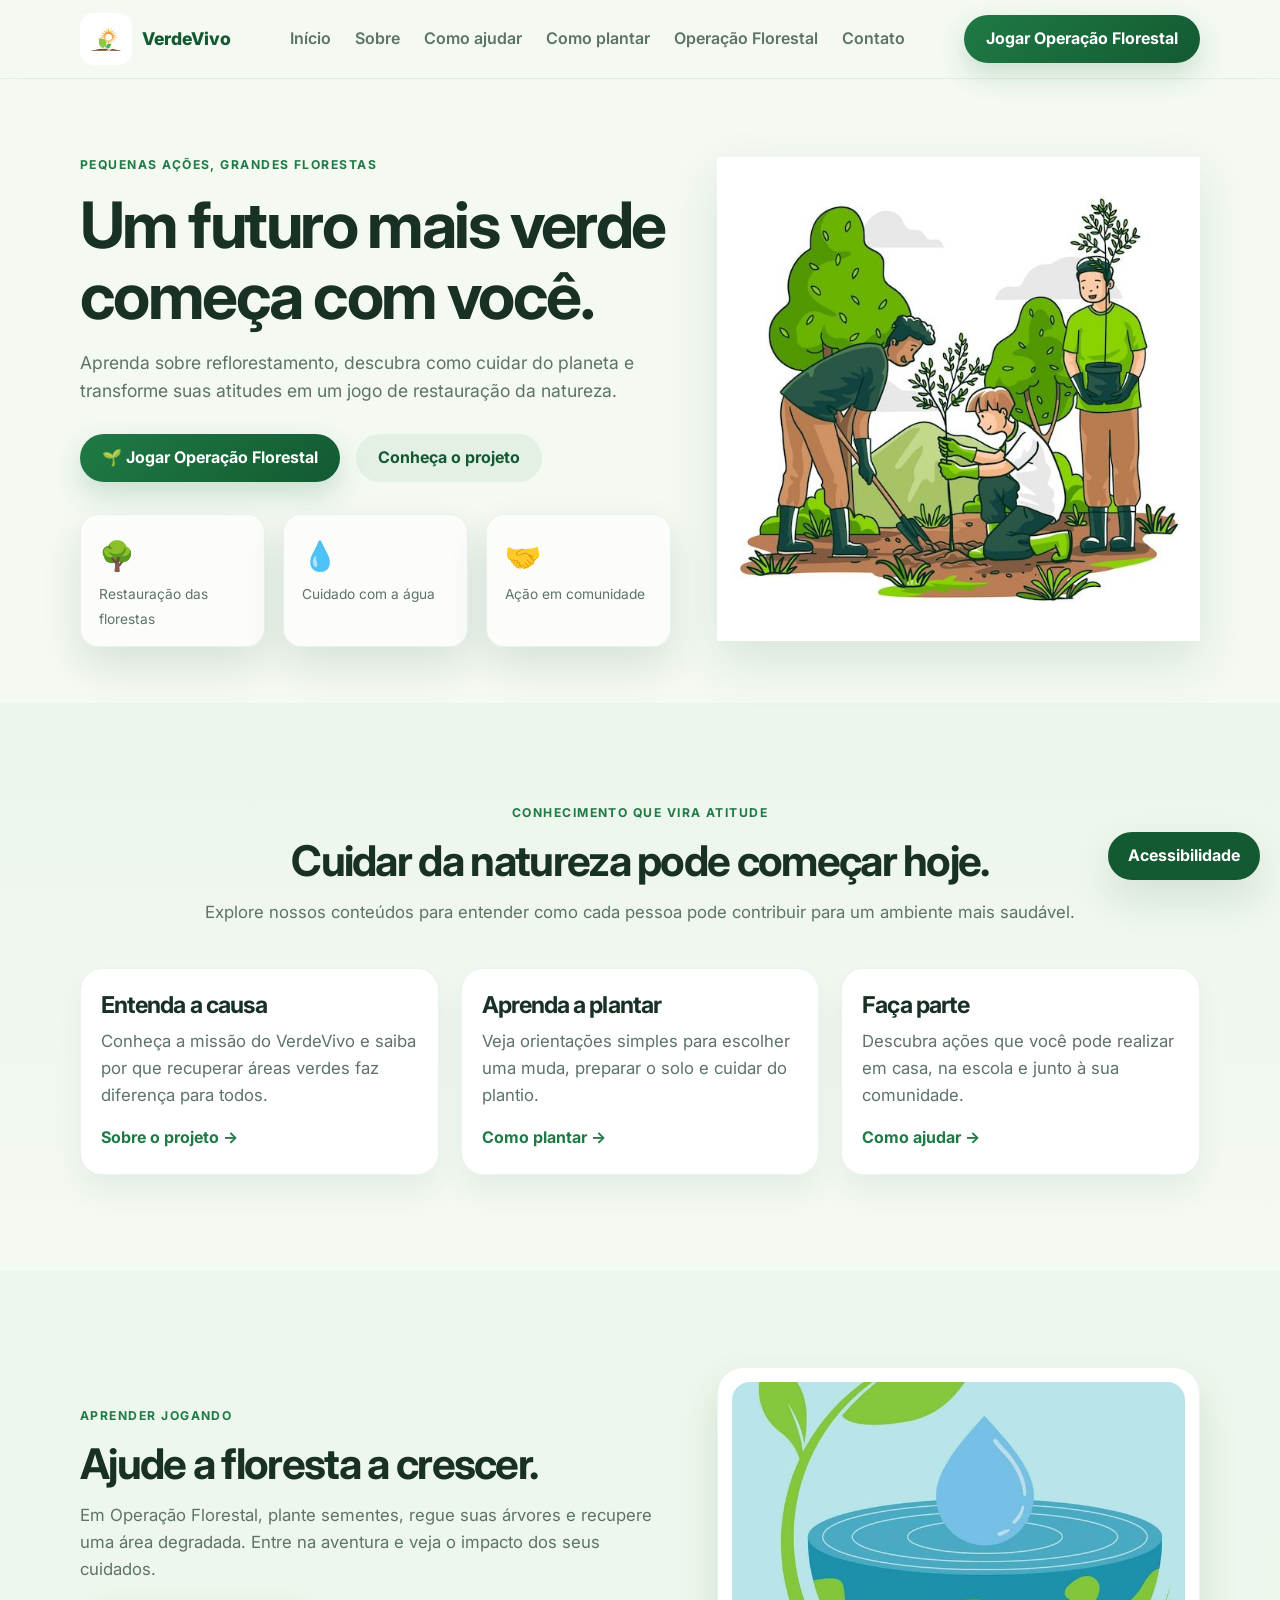
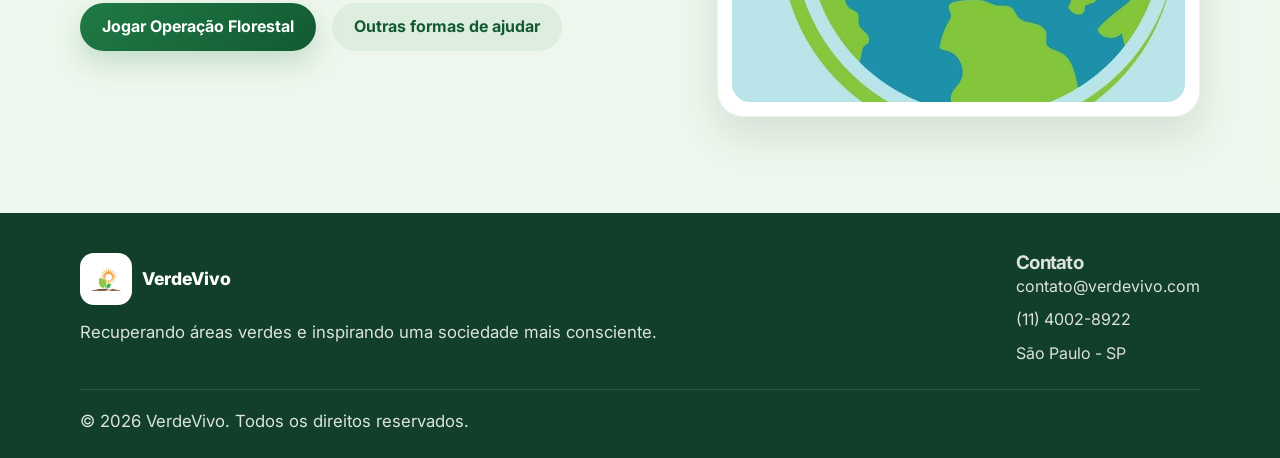
<file: kkkkkkkkkkkkkkk/index.html>
<!DOCTYPE html>
<html lang="pt-BR">
  <head>
    <meta charset="UTF-8" />
    <meta name="viewport" content="width=device-width, initial-scale=1.0" />
    <title>VerdeVivo | Um futuro mais verde começa agora</title>
    <meta name="description" content="Conheça o VerdeVivo, aprenda sobre reflorestamento e jogue para ajudar a recuperar uma floresta." />
    <link rel="preconnect" href="https://fonts.googleapis.com" />
    <link rel="preconnect" href="https://fonts.gstatic.com" crossorigin />
    <link href="https://fonts.googleapis.com/css2?family=Inter:wght@400;500;600;700;800&display=swap" rel="stylesheet" />
    <link rel="stylesheet" href="styles.css" />
  </head>
  <body>
    <header class="site-header">
      <div class="container nav-wrapper">
        <a class="brand" href="index.html" aria-label="VerdeVivo - início">
          <img src="Ecology logo template vector icon illustration.jpg" alt="" class="brand-image" />
          <span>VerdeVivo</span>
        </a>

        <nav class="main-nav" aria-label="Menu principal">
          <a href="index.html">Início</a>
          <a href="sobre.html">Sobre</a>
          <a href="como-ajudar.html">Como ajudar</a>
          <a href="como-plantar.html">Como plantar</a>
          <a href="jogo.html">Operação Florestal</a>
          <a href="contato.html">Contato</a>
        </nav>

        <a class="btn btn-primary" href="jogo.html">Jogar Operação Florestal</a>
      </div>
    </header>

    <main>
      <section class="hero">
        <div class="container hero-grid">
          <div class="hero-copy">
            <span class="eyebrow">Pequenas ações, grandes florestas</span>
            <h1>Um futuro mais verde começa com você.</h1>
            <p>Aprenda sobre reflorestamento, descubra como cuidar do planeta e transforme suas atitudes em um jogo de restauração da natureza.</p>
            <div class="cta-row">
              <a class="btn btn-primary" href="jogo.html">🌱 Jogar Operação Florestal</a>
              <a class="btn btn-secondary" href="sobre.html">Conheça o projeto</a>
            </div>
            <ul class="hero-stats" aria-label="Temas do VerdeVivo">
              <li><strong>🌳</strong><span>Restauração das florestas</span></li>
              <li><strong>💧</strong><span>Cuidado com a água</span></li>
              <li><strong>🤝</strong><span>Ação em comunidade</span></li>
            </ul>
          </div>
          <div class="hero-visual">
            <img class="main-visual" src="Hand drawn people planting tree illustra_.. _ Free Vector %23Freepik %23freevector %23tree-planting %23eco %23eco-green %23environment-ecology" alt="Pessoas plantando uma árvore juntas" />
          </div>
        </div>
      </section>

      <section class="section about">
        <div class="container">
          <div class="section-heading">
            <span class="eyebrow">Conhecimento que vira atitude</span>
            <h2>Cuidar da natureza pode começar hoje.</h2>
            <p>Explore nossos conteúdos para entender como cada pessoa pode contribuir para um ambiente mais saudável.</p>
          </div>
          <div class="feature-grid">
            <article class="feature-card">
              <h3>Entenda a causa</h3>
              <p>Conheça a missão do VerdeVivo e saiba por que recuperar áreas verdes faz diferença para todos.</p>
              <a class="text-link" href="sobre.html">Sobre o projeto →</a>
            </article>
            <article class="feature-card">
              <h3>Aprenda a plantar</h3>
              <p>Veja orientações simples para escolher uma muda, preparar o solo e cuidar do plantio.</p>
              <a class="text-link" href="como-plantar.html">Como plantar →</a>
            </article>
            <article class="feature-card">
              <h3>Faça parte</h3>
              <p>Descubra ações que você pode realizar em casa, na escola e junto à sua comunidade.</p>
              <a class="text-link" href="como-ajudar.html">Como ajudar →</a>
            </article>
          </div>
        </div>
      </section>

      <section class="section page-section light">
        <div class="container two-column">
          <div>
            <span class="eyebrow">Aprender jogando</span>
            <h2>Ajude a floresta a crescer.</h2>
            <p>Em Operação Florestal, plante sementes, regue suas árvores e recupere uma área degradada. Entre na aventura e veja o impacto dos seus cuidados.</p>
            <div class="cta-row" style="margin-top: 20px;">
              <a class="btn btn-primary" href="jogo.html">Jogar Operação Florestal</a>
              <a class="btn btn-secondary" href="como-ajudar.html">Outras formas de ajudar</a>
            </div>
          </div>
          <div class="info-visual-card">
            <img src="download (3).jpg" alt="Paisagem natural que representa a importância de preservar as florestas" />
          </div>
        </div>
      </section>
    </main>

    <footer class="site-footer">
      <div class="container footer-grid">
        <div>
          <div class="brand footer-brand">
            <img src="Ecology logo template vector icon illustration.jpg" alt="" class="brand-image" />
            <span>VerdeVivo</span>
          </div>
          <p>Recuperando áreas verdes e inspirando uma sociedade mais consciente.</p>
        </div>
        <div>
          <h3>Contato</h3>
          <ul>
            <li>contato@verdevivo.com</li>
            <li>(11) 4002-8922</li>
            <li>São Paulo - SP</li>
          </ul>
        </div>
      </div>
      <div class="container footer-bottom">
        <p>© <span id="year"></span> VerdeVivo. Todos os direitos reservados.</p>
      </div>
    </footer>

    <script src="site.js"></script>
  </body>
</html>
</file>
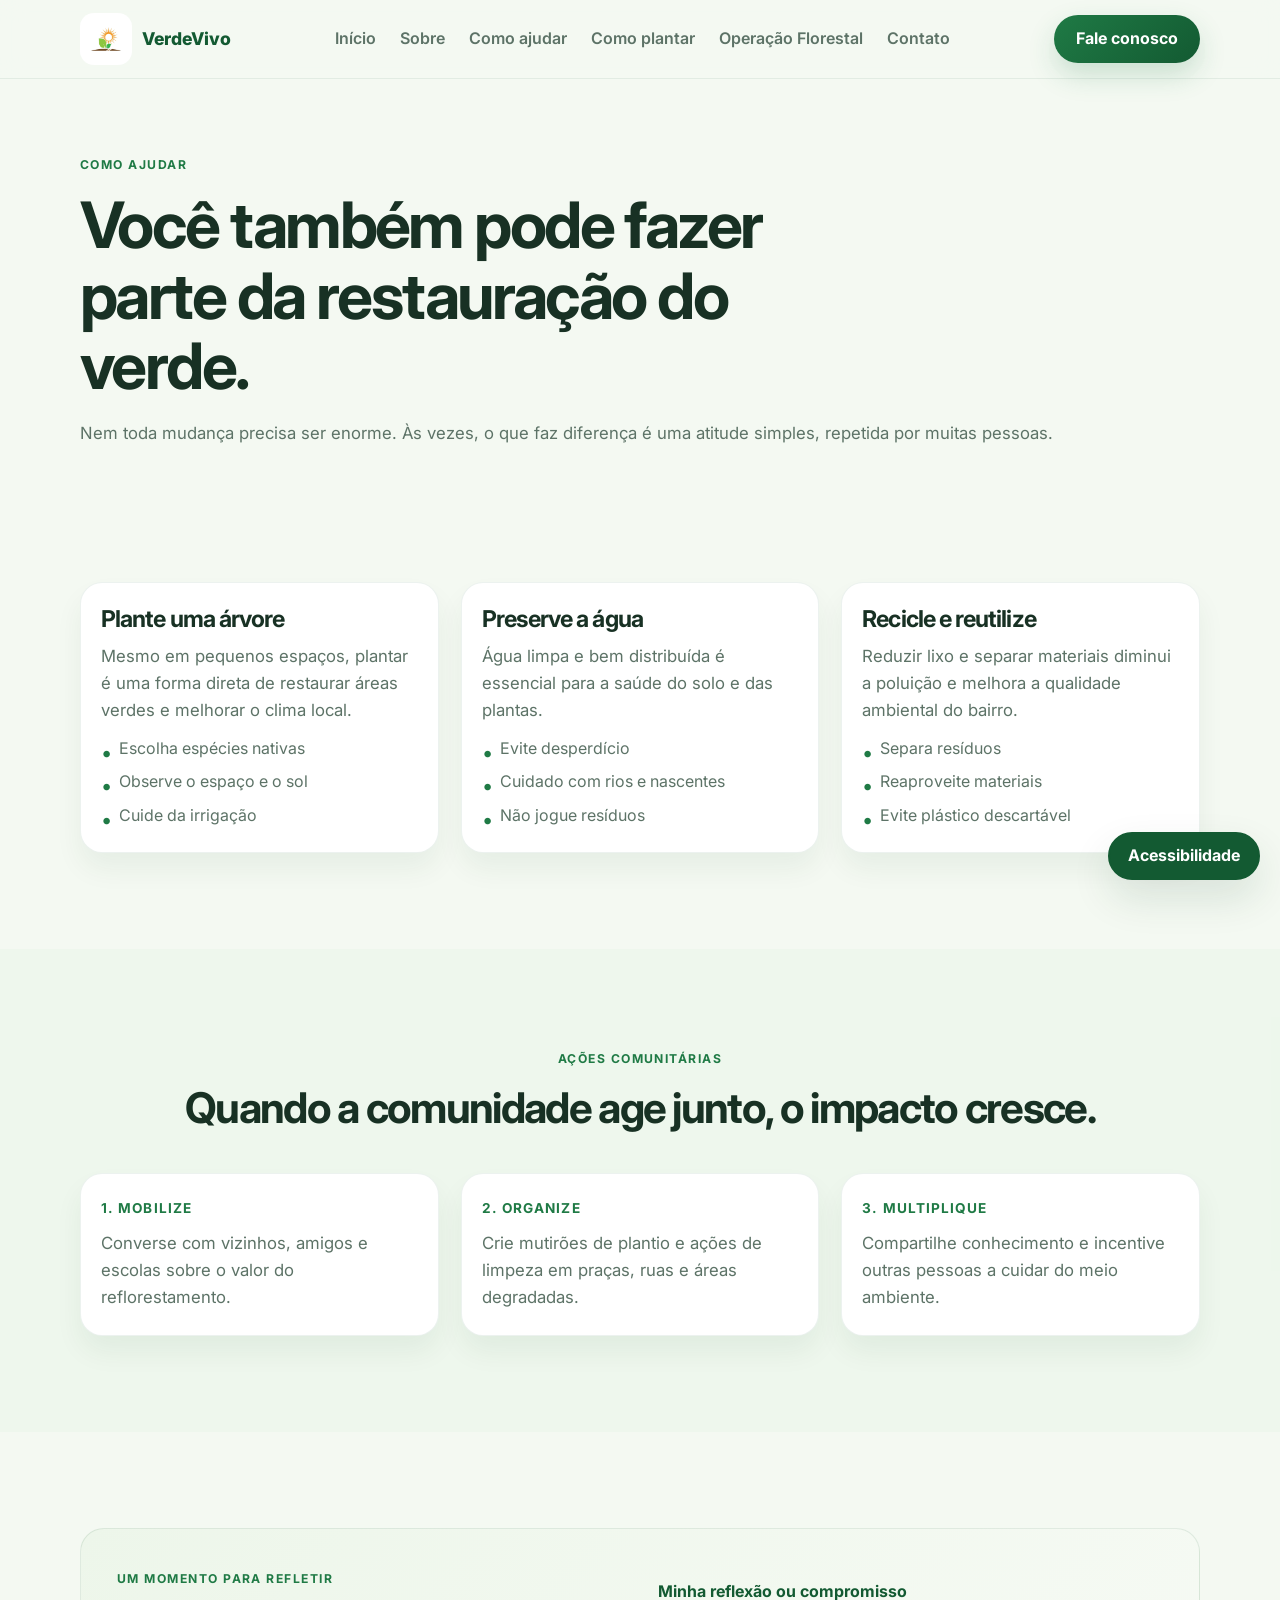
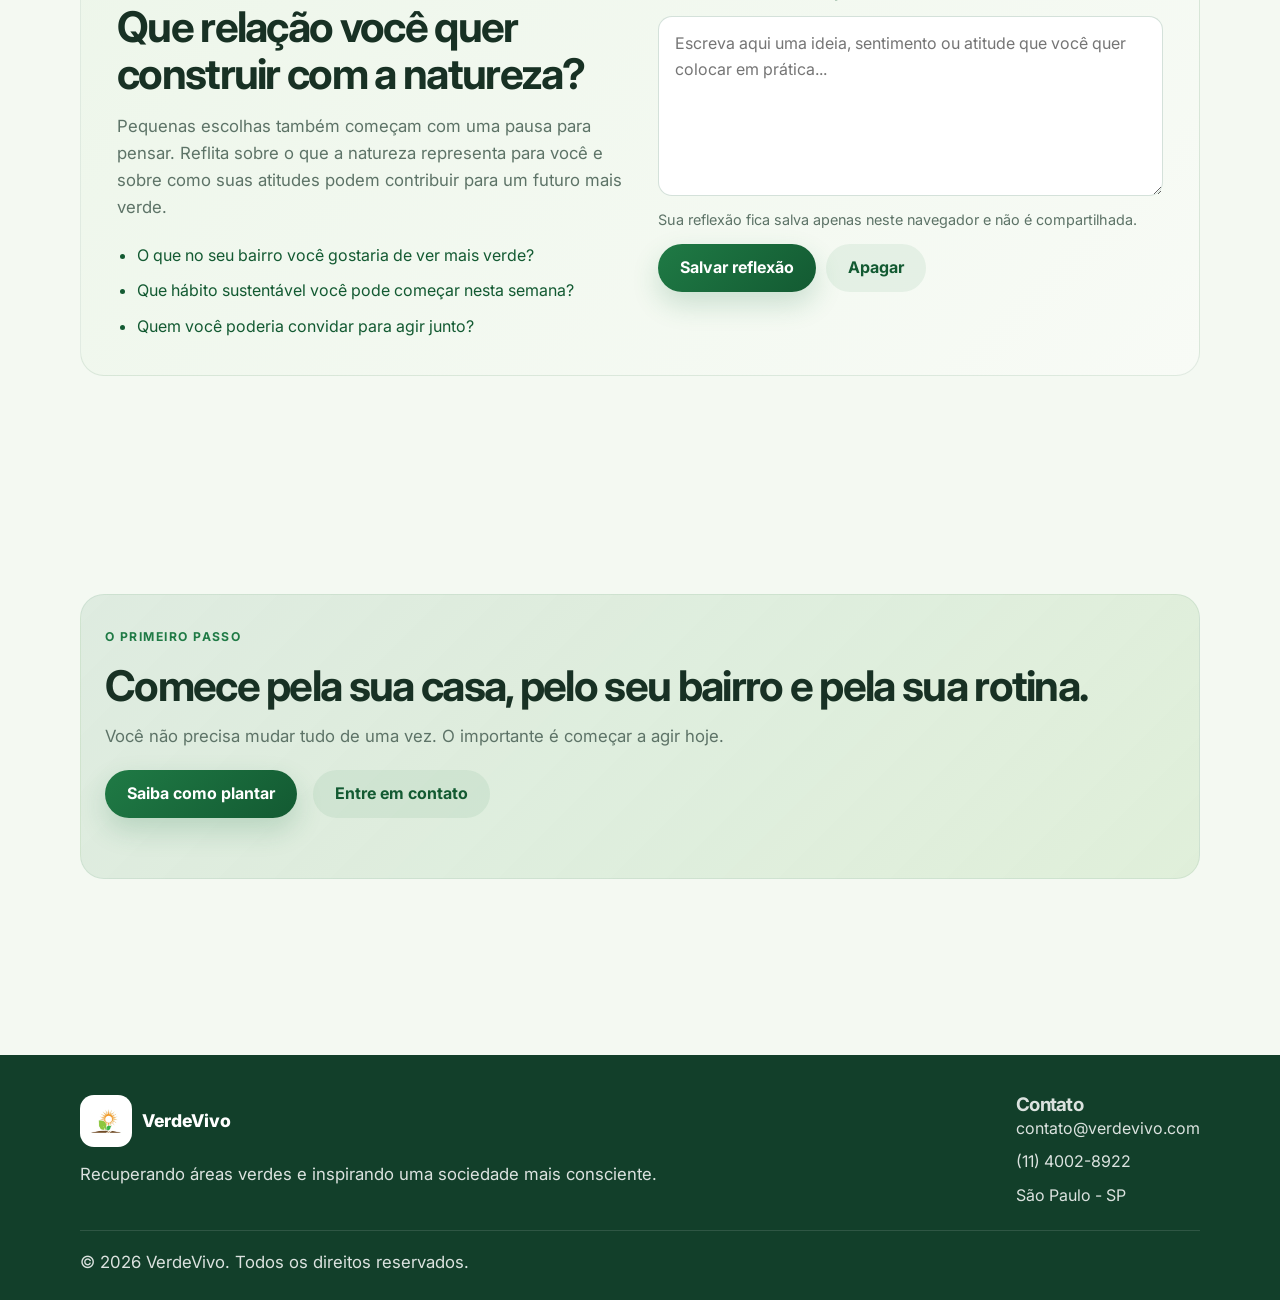
<file: kkkkkkkkkkkkkkk/como-ajudar.html>
<!DOCTYPE html>
<html lang="pt-BR">
  <head>
    <meta charset="UTF-8" />
    <meta name="viewport" content="width=device-width, initial-scale=1.0" />
    <title>Como Ajudar | VerdeVivo</title>
    <meta name="description" content="Descubra formas de ajudar na preservação ambiental e no reflorestamento." />
    <link rel="preconnect" href="https://fonts.googleapis.com" />
    <link rel="preconnect" href="https://fonts.gstatic.com" crossorigin />
    <link href="https://fonts.googleapis.com/css2?family=Inter:wght@400;500;600;700;800&display=swap" rel="stylesheet" />
    <link rel="stylesheet" href="styles.css" />
  </head>
  <body>
    <header class="site-header">
      <div class="container nav-wrapper">
        <div class="brand">
          <img src="Ecology logo template vector icon illustration.jpg" alt="Logo VerdeVivo" class="brand-image" />
          <span>VerdeVivo</span>
        </div>

        <nav class="main-nav" aria-label="Menu principal">
          <a href="index.html">Início</a>
          <a href="sobre.html">Sobre</a>
          <a href="como-ajudar.html">Como ajudar</a>
          <a href="como-plantar.html">Como plantar</a>
          <a href="jogo.html">Operação Florestal</a>
          <a href="contato.html">Contato</a>
        </nav>

        <a class="btn btn-primary" href="contato.html">Fale conosco</a>
      </div>
    </header>

    <main class="content-page">
      <section class="page-hero">
        <div class="container">
          <span class="eyebrow">Como ajudar</span>
          <h1>Você também pode fazer parte da restauração do verde.</h1>
          <p>Nem toda mudança precisa ser enorme. Às vezes, o que faz diferença é uma atitude simples, repetida por muitas pessoas.</p>
        </div>
      </section>

      <section class="section">
        <div class="container feature-grid">
          <article class="feature-card">
            <h3>Plante uma árvore</h3>
            <p>Mesmo em pequenos espaços, plantar é uma forma direta de restaurar áreas verdes e melhorar o clima local.</p>
            <ul>
              <li>Escolha espécies nativas</li>
              <li>Observe o espaço e o sol</li>
              <li>Cuide da irrigação</li>
            </ul>
          </article>

          <article class="feature-card">
            <h3>Preserve a água</h3>
            <p>Água limpa e bem distribuída é essencial para a saúde do solo e das plantas.</p>
            <ul>
              <li>Evite desperdício</li>
              <li>Cuidado com rios e nascentes</li>
              <li>Não jogue resíduos</li>
            </ul>
          </article>

          <article class="feature-card">
            <h3>Recicle e reutilize</h3>
            <p>Reduzir lixo e separar materiais diminui a poluição e melhora a qualidade ambiental do bairro.</p>
            <ul>
              <li>Separa resíduos</li>
              <li>Reaproveite materiais</li>
              <li>Evite plástico descartável</li>
            </ul>
          </article>
        </div>
      </section>

      <section class="section page-section light">
        <div class="container">
          <div class="section-heading">
            <span class="eyebrow">Ações comunitárias</span>
            <h2>Quando a comunidade age junto, o impacto cresce.</h2>
          </div>

          <div class="timeline">
            <article class="timeline-item">
              <strong>1. Mobilize</strong>
              <p>Converse com vizinhos, amigos e escolas sobre o valor do reflorestamento.</p>
            </article>
            <article class="timeline-item">
              <strong>2. Organize</strong>
              <p>Crie mutirões de plantio e ações de limpeza em praças, ruas e áreas degradadas.</p>
            </article>
            <article class="timeline-item">
              <strong>3. Multiplique</strong>
              <p>Compartilhe conhecimento e incentive outras pessoas a cuidar do meio ambiente.</p>
            </article>
          </div>
        </div>
      </section>

      <section class="section">
        <div class="container reflection-panel">
          <div class="reflection-copy">
            <span class="eyebrow">Um momento para refletir</span>
            <h2>Que relação você quer construir com a natureza?</h2>
            <p>Pequenas escolhas também começam com uma pausa para pensar. Reflita sobre o que a natureza representa para você e sobre como suas atitudes podem contribuir para um futuro mais verde.</p>
            <ul class="reflection-prompts">
              <li>O que no seu bairro você gostaria de ver mais verde?</li>
              <li>Que hábito sustentável você pode começar nesta semana?</li>
              <li>Quem você poderia convidar para agir junto?</li>
            </ul>
          </div>

          <form class="reflection-form" id="reflection-form">
            <label for="reflection-note">Minha reflexão ou compromisso</label>
            <textarea id="reflection-note" name="reflection" maxlength="1000" placeholder="Escreva aqui uma ideia, sentimento ou atitude que você quer colocar em prática..." required></textarea>
            <p class="reflection-note">Sua reflexão fica salva apenas neste navegador e não é compartilhada.</p>
            <div class="reflection-actions">
              <button class="btn btn-primary" type="submit">Salvar reflexão</button>
              <button class="btn btn-secondary" id="clear-reflection" type="button">Apagar</button>
            </div>
            <p class="reflection-status" id="reflection-status" aria-live="polite"></p>
          </form>
        </div>
      </section>

      <section class="section">
        <div class="container cta-panel">
          <span class="eyebrow">O primeiro passo</span>
          <h2>Comece pela sua casa, pelo seu bairro e pela sua rotina.</h2>
          <p>Você não precisa mudar tudo de uma vez. O importante é começar a agir hoje.</p>
          <div class="cta-row" style="margin-top: 20px;">
            <a class="btn btn-primary" href="como-plantar.html">Saiba como plantar</a>
            <a class="btn btn-secondary" href="contato.html">Entre em contato</a>
          </div>
        </div>
      </section>
    </main>

    <footer class="site-footer">
      <div class="container footer-grid">
        <div>
          <div class="brand footer-brand">
            <img src="Ecology logo template vector icon illustration.jpg" alt="VerdeVivo" class="brand-image" />
            <span>VerdeVivo</span>
          </div>
          <p>Recuperando áreas verdes e inspirando uma sociedade mais consciente.</p>
        </div>

        <div>
          <h3>Contato</h3>
          <ul>
            <li>contato@verdevivo.com</li>
            <li>(11) 4002-8922</li>
            <li>São Paulo - SP</li>
          </ul>
        </div>
      </div>
      <div class="container footer-bottom">
        <p>© <span id="year"></span> VerdeVivo. Todos os direitos reservados.</p>
      </div>
    </footer>

    <script src="site.js"></script>
  </body>
</html>
</file>
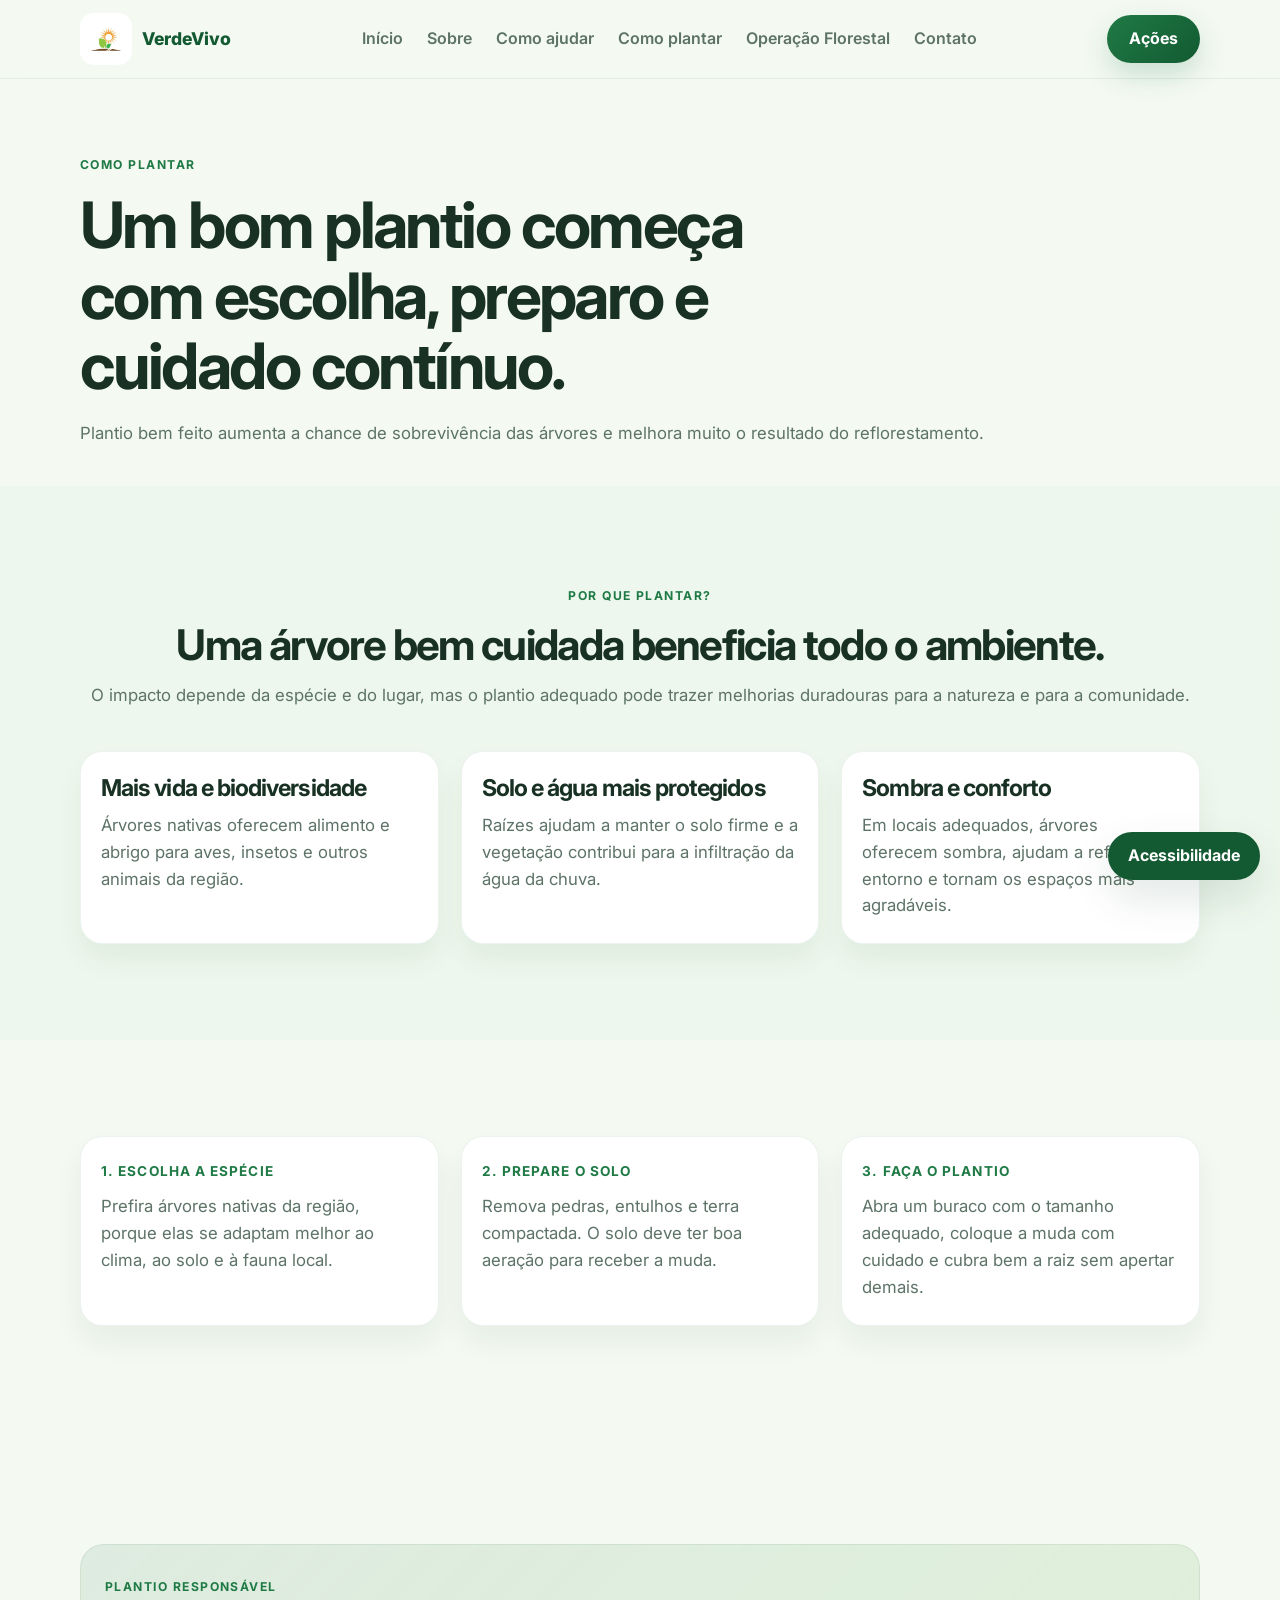
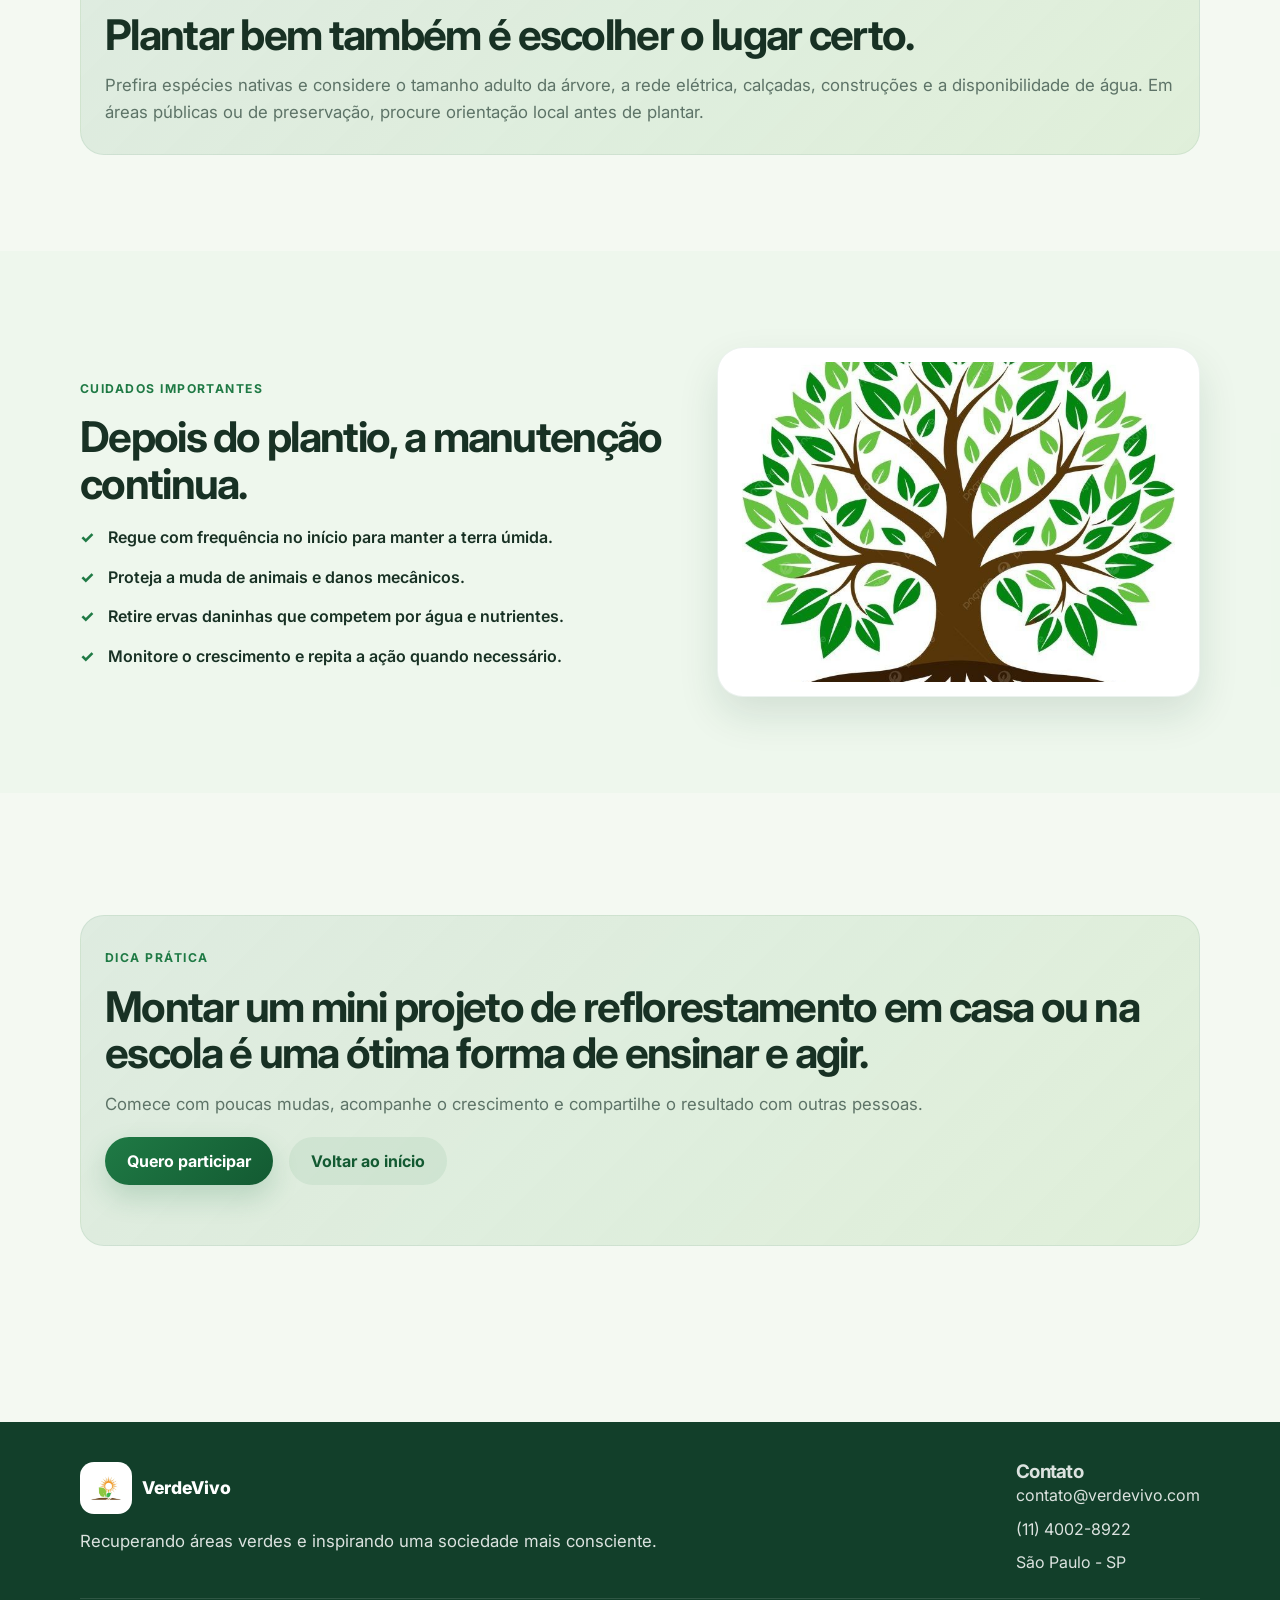
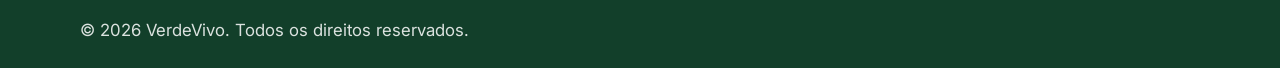
<file: kkkkkkkkkkkkkkk/como-plantar.html>
<!DOCTYPE html>
<html lang="pt-BR">
  <head>
    <meta charset="UTF-8" />
    <meta name="viewport" content="width=device-width, initial-scale=1.0" />
    <title>Como Plantar | VerdeVivo</title>
    <meta name="description" content="Guia simples para plantar árvores e recuperar áreas verdes de forma correta." />
    <link rel="preconnect" href="https://fonts.googleapis.com" />
    <link rel="preconnect" href="https://fonts.gstatic.com" crossorigin />
    <link href="https://fonts.googleapis.com/css2?family=Inter:wght@400;500;600;700;800&display=swap" rel="stylesheet" />
    <link rel="stylesheet" href="styles.css" />
  </head>
  <body>
    <header class="site-header">
      <div class="container nav-wrapper">
        <div class="brand">
          <img src="Ecology logo template vector icon illustration.jpg" alt="Logo VerdeVivo" class="brand-image" />
          <span>VerdeVivo</span>
        </div>

        <nav class="main-nav" aria-label="Menu principal">
          <a href="index.html">Início</a>
          <a href="sobre.html">Sobre</a>
          <a href="como-ajudar.html">Como ajudar</a>
          <a href="como-plantar.html">Como plantar</a>
          <a href="jogo.html">Operação Florestal</a>
          <a href="contato.html">Contato</a>
        </nav>

        <a class="btn btn-primary" href="como-ajudar.html">Ações</a>
      </div>
    </header>

    <main class="content-page">
      <section class="page-hero">
        <div class="container">
          <span class="eyebrow">Como plantar</span>
          <h1>Um bom plantio começa com escolha, preparo e cuidado contínuo.</h1>
          <p>Plantio bem feito aumenta a chance de sobrevivência das árvores e melhora muito o resultado do reflorestamento.</p>
        </div>
      </section>

      <section class="section page-section light">
        <div class="container">
          <div class="section-heading">
            <span class="eyebrow">Por que plantar?</span>
            <h2>Uma árvore bem cuidada beneficia todo o ambiente.</h2>
            <p>O impacto depende da espécie e do lugar, mas o plantio adequado pode trazer melhorias duradouras para a natureza e para a comunidade.</p>
          </div>
          <div class="feature-grid">
            <article class="feature-card">
              <h3>Mais vida e biodiversidade</h3>
              <p>Árvores nativas oferecem alimento e abrigo para aves, insetos e outros animais da região.</p>
            </article>
            <article class="feature-card">
              <h3>Solo e água mais protegidos</h3>
              <p>Raízes ajudam a manter o solo firme e a vegetação contribui para a infiltração da água da chuva.</p>
            </article>
            <article class="feature-card">
              <h3>Sombra e conforto</h3>
              <p>Em locais adequados, árvores oferecem sombra, ajudam a refrescar o entorno e tornam os espaços mais agradáveis.</p>
            </article>
          </div>
        </div>
      </section>

      <section class="section">
        <div class="container timeline">
          <article class="timeline-item">
            <strong>1. Escolha a espécie</strong>
            <p>Prefira árvores nativas da região, porque elas se adaptam melhor ao clima, ao solo e à fauna local.</p>
          </article>

          <article class="timeline-item">
            <strong>2. Prepare o solo</strong>
            <p>Remova pedras, entulhos e terra compactada. O solo deve ter boa aeração para receber a muda.</p>
          </article>

          <article class="timeline-item">
            <strong>3. Faça o plantio</strong>
            <p>Abra um buraco com o tamanho adequado, coloque a muda com cuidado e cubra bem a raiz sem apertar demais.</p>
          </article>
        </div>
      </section>

      <section class="section">
        <div class="container cta-panel">
          <span class="eyebrow">Plantio responsável</span>
          <h2>Plantar bem também é escolher o lugar certo.</h2>
          <p>Prefira espécies nativas e considere o tamanho adulto da árvore, a rede elétrica, calçadas, construções e a disponibilidade de água. Em áreas públicas ou de preservação, procure orientação local antes de plantar.</p>
        </div>
      </section>

      <section class="section page-section light">
        <div class="container two-column">
          <div>
            <span class="eyebrow">Cuidados importantes</span>
            <h2>Depois do plantio, a manutenção continua.</h2>
            <ul class="check-list">
              <li>Regue com frequência no início para manter a terra úmida.</li>
              <li>Proteja a muda de animais e danos mecânicos.</li>
              <li>Retire ervas daninhas que competem por água e nutrientes.</li>
              <li>Monitore o crescimento e repita a ação quando necessário.</li>
            </ul>
          </div>

          <div class="info-visual-card">
            <img src="download (1).jpg" alt="Plantio de árvores" />
          </div>
        </div>
      </section>

      <section class="section">
        <div class="container cta-panel">
          <span class="eyebrow">Dica prática</span>
          <h2>Montar um mini projeto de reflorestamento em casa ou na escola é uma ótima forma de ensinar e agir.</h2>
          <p>Comece com poucas mudas, acompanhe o crescimento e compartilhe o resultado com outras pessoas.</p>
          <div class="cta-row" style="margin-top: 20px;">
            <a class="btn btn-primary" href="contato.html">Quero participar</a>
            <a class="btn btn-secondary" href="index.html">Voltar ao início</a>
          </div>
        </div>
      </section>
    </main>

    <footer class="site-footer">
      <div class="container footer-grid">
        <div>
          <div class="brand footer-brand">
            <img src="Ecology logo template vector icon illustration.jpg" alt="VerdeVivo" class="brand-image" />
            <span>VerdeVivo</span>
          </div>
          <p>Recuperando áreas verdes e inspirando uma sociedade mais consciente.</p>
        </div>

        <div>
          <h3>Contato</h3>
          <ul>
            <li>contato@verdevivo.com</li>
            <li>(11) 4002-8922</li>
            <li>São Paulo - SP</li>
          </ul>
        </div>
      </div>
      <div class="container footer-bottom">
        <p>© <span id="year"></span> VerdeVivo. Todos os direitos reservados.</p>
      </div>
    </footer>

    <script src="site.js"></script>
  </body>
</html>
</file>
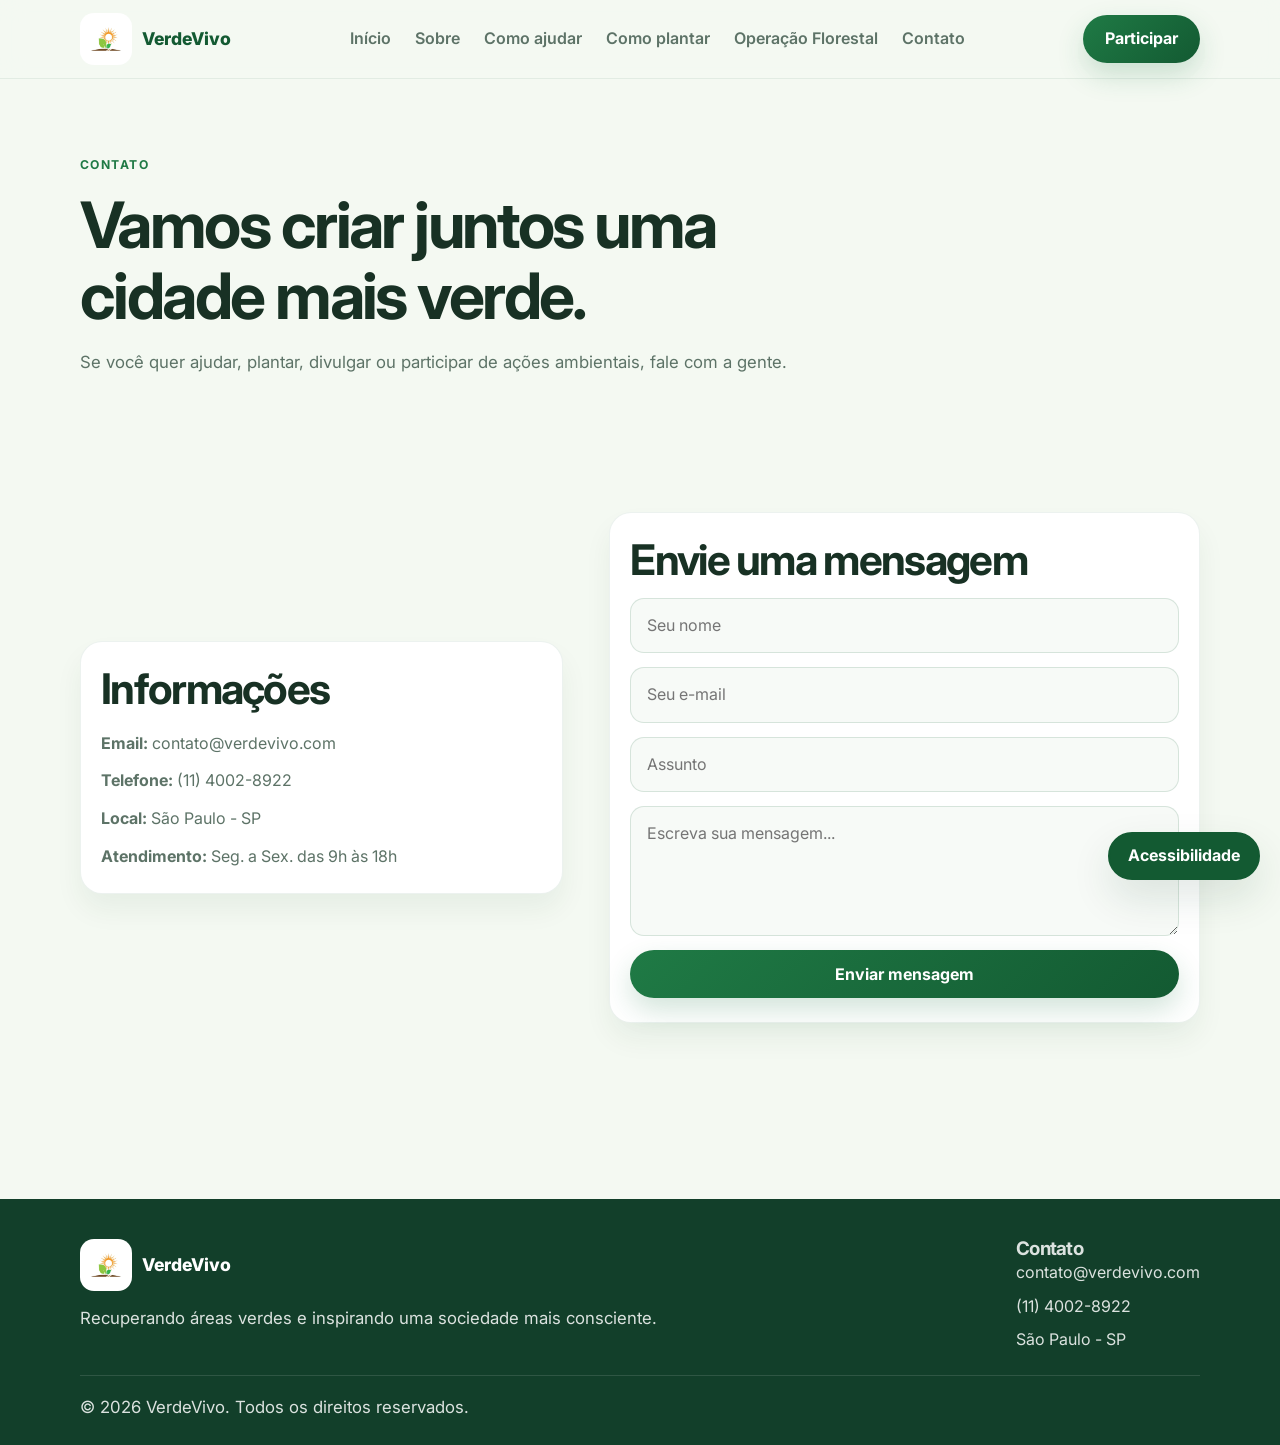
<file: kkkkkkkkkkkkkkk/contato.html>
<!DOCTYPE html>
<html lang="pt-BR">
  <head>
    <meta charset="UTF-8" />
    <meta name="viewport" content="width=device-width, initial-scale=1.0" />
    <title>Contato | VerdeVivo</title>
    <meta name="description" content="Entre em contato com a VerdeVivo para apoiar ações de reflorestamento e sustentabilidade." />
    <link rel="preconnect" href="https://fonts.googleapis.com" />
    <link rel="preconnect" href="https://fonts.gstatic.com" crossorigin />
    <link href="https://fonts.googleapis.com/css2?family=Inter:wght@400;500;600;700;800&display=swap" rel="stylesheet" />
    <link rel="stylesheet" href="styles.css" />
  </head>
  <body>
    <header class="site-header">
      <div class="container nav-wrapper">
        <div class="brand">
          <img src="Ecology logo template vector icon illustration.jpg" alt="Logo VerdeVivo" class="brand-image" />
          <span>VerdeVivo</span>
        </div>

        <nav class="main-nav" aria-label="Menu principal">
          <a href="index.html">Início</a>
          <a href="sobre.html">Sobre</a>
          <a href="como-ajudar.html">Como ajudar</a>
          <a href="como-plantar.html">Como plantar</a>
          <a href="jogo.html">Operação Florestal</a>
          <a href="contato.html">Contato</a>
        </nav>

        <a class="btn btn-primary" href="como-ajudar.html">Participar</a>
      </div>
    </header>

    <main class="content-page">
      <section class="page-hero">
        <div class="container">
          <span class="eyebrow">Contato</span>
          <h1>Vamos criar juntos uma cidade mais verde.</h1>
          <p>Se você quer ajudar, plantar, divulgar ou participar de ações ambientais, fale com a gente.</p>
        </div>
      </section>

      <section class="section">
        <div class="container contact-grid">
          <aside class="contact-card">
            <h2>Informações</h2>
            <ul>
              <li><strong>Email:</strong> contato@verdevivo.com</li>
              <li><strong>Telefone:</strong> (11) 4002-8922</li>
              <li><strong>Local:</strong> São Paulo - SP</li>
              <li><strong>Atendimento:</strong> Seg. a Sex. das 9h às 18h</li>
            </ul>
          </aside>

          <div class="contact-form">
            <h2>Envie uma mensagem</h2>
            <form>
              <input type="text" placeholder="Seu nome" aria-label="Seu nome" />
              <input type="email" placeholder="Seu e-mail" aria-label="Seu e-mail" />
              <input type="text" placeholder="Assunto" aria-label="Assunto" />
              <textarea placeholder="Escreva sua mensagem..." aria-label="Mensagem"></textarea>
              <button type="submit" class="btn btn-primary">Enviar mensagem</button>
            </form>
          </div>
        </div>
      </section>
    </main>

    <footer class="site-footer">
      <div class="container footer-grid">
        <div>
          <div class="brand footer-brand">
            <img src="Ecology logo template vector icon illustration.jpg" alt="VerdeVivo" class="brand-image" />
            <span>VerdeVivo</span>
          </div>
          <p>Recuperando áreas verdes e inspirando uma sociedade mais consciente.</p>
        </div>

        <div>
          <h3>Contato</h3>
          <ul>
            <li>contato@verdevivo.com</li>
            <li>(11) 4002-8922</li>
            <li>São Paulo - SP</li>
          </ul>
        </div>
      </div>
      <div class="container footer-bottom">
        <p>© <span id="year"></span> VerdeVivo. Todos os direitos reservados.</p>
      </div>
    </footer>

    <script src="site.js"></script>
  </body>
</html>
</file>
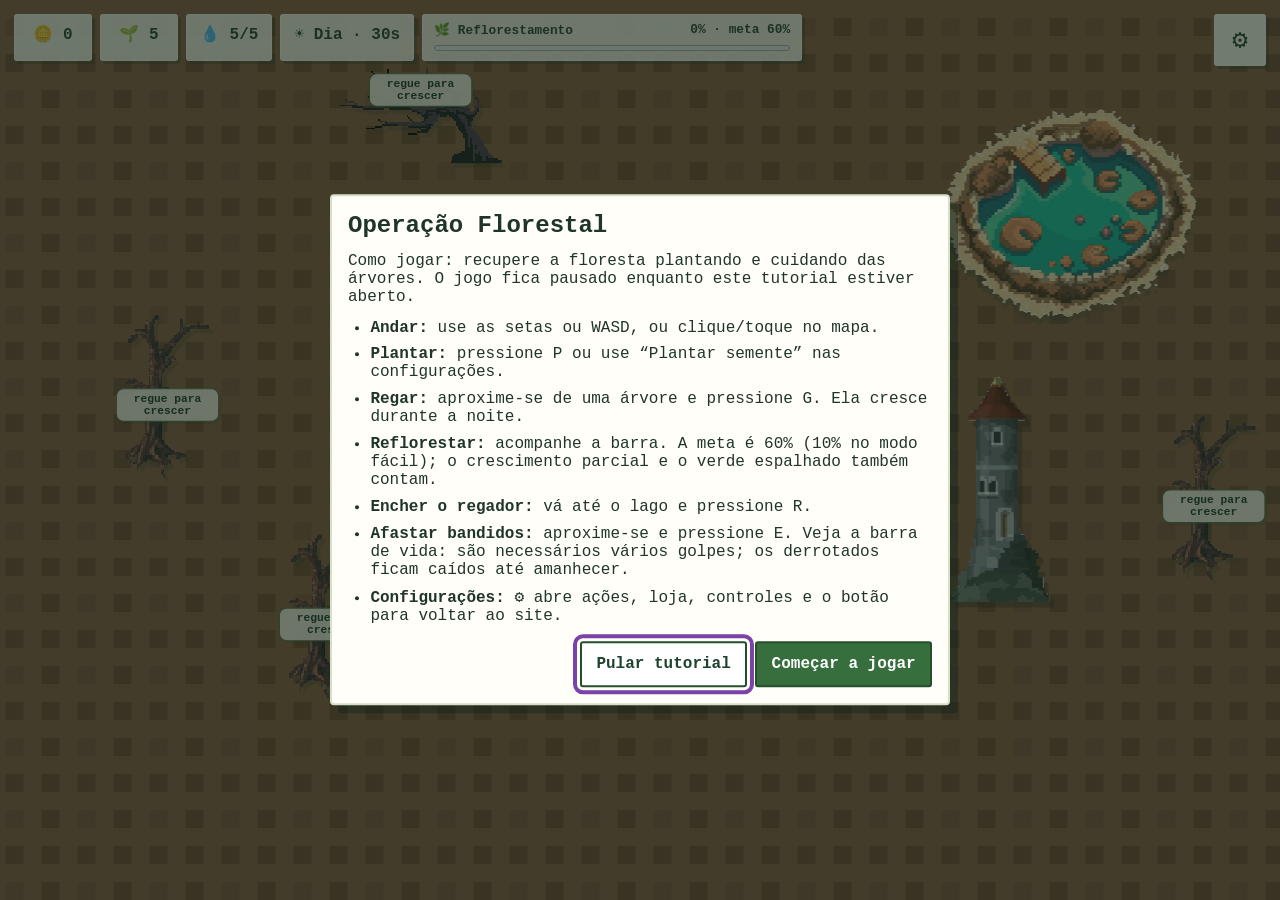
<file: kkkkkkkkkkkkkkk/jogo.html>
<!doctype html>
<html lang="pt-BR">
<head>
  <meta charset="utf-8">
  <meta name="viewport" content="width=device-width, initial-scale=1, viewport-fit=cover">
  <meta name="theme-color" content="#80563b">
  <meta name="description" content="Jogue Operação Florestal e ajude a recuperar uma floresta.">
  <title>Operação Florestal | VerdeVivo</title>
  <link rel="stylesheet" href="style.css">
  <script src="script.js" defer></script>
</head>
<body>
  <main class="game-screen">
    <div class="world-viewport" id="worldViewport" aria-label="Área de jogo. Toque ou clique no mapa para andar.">
      <div class="world-scene" id="worldScene">
        <div class="dead-tree-object" data-x="160" data-y="425" data-radius="19" data-max-growth="2" data-max-size="0.75" data-dead="assets/Arvore destruida 1.png" data-alive="assets/Arvore 1.png" aria-hidden="true">
          <div class="regrowth-patch"></div>
          <img class="dead-tree-sprite" src="assets/Arvore destruida 1.png" alt="">
        </div>
        <div class="dead-tree-object fallen-tree" data-x="510" data-y="258" data-radius="22" data-max-growth="4" data-max-size="1.1" data-dead="assets/Arvore destruida 2.png" data-alive="assets/Arvore 2.png" aria-hidden="true">
          <div class="regrowth-patch"></div>
          <img class="dead-tree-sprite" src="assets/Arvore destruida 2.png" alt="">
        </div>
        <div class="dead-tree-object" data-x="305" data-y="620" data-radius="19" data-max-growth="3" data-max-size="0.9" data-dead="assets/Arvore destruida 1.png" data-alive="assets/Arvore 2.png" aria-hidden="true">
          <div class="regrowth-patch"></div>
          <img class="dead-tree-sprite" src="assets/Arvore destruida 1.png" alt="">
        </div>
        <div class="dead-tree-object fallen-tree" data-x="735" data-y="375" data-radius="22" data-max-growth="6" data-max-size="1.5" data-dead="assets/Arvore destruida 2.png" data-alive="assets/Arvore 1.png" aria-hidden="true">
          <div class="regrowth-patch"></div>
          <img class="dead-tree-sprite" src="assets/Arvore destruida 2.png" alt="">
        </div>
        <div class="dead-tree-object" data-x="1090" data-y="515" data-radius="19" data-max-growth="5" data-max-size="1.3" data-dead="assets/Arvore destruida 1.png" data-alive="assets/Arvore 1.png" aria-hidden="true">
          <div class="regrowth-patch"></div>
          <img class="dead-tree-sprite" src="assets/Arvore destruida 1.png" alt="">
        </div>
        <div class="dead-tree-object fallen-tree" data-x="385" data-y="145" data-radius="22" data-max-growth="3" data-max-size="1" data-dead="assets/Arvore destruida 2.png" data-alive="assets/Arvore 2.png" aria-hidden="true">
          <div class="regrowth-patch"></div>
          <img class="dead-tree-sprite" src="assets/Arvore destruida 2.png" alt="">
        </div>
        <div class="tower-object" data-x="900" data-y="535" data-radius="39" aria-hidden="true">
          <img class="tower-sprite" src="assets/Torre.png" alt="">
        </div>
        <img class="pond" id="pond" src="assets/Lago.png" alt="" aria-hidden="true">
        <div class="player-object" id="playerObject" aria-hidden="true">
          <div class="player-hitbox"></div>
          <img class="player-model" src="assets/Personagem.png" alt="">
          <img class="watering-can" id="wateringCan" src="assets/regador.png" alt="">
          <img class="crowbar" id="crowbar" src="assets/Crowbar.png" alt="" draggable="false">
        </div>
      </div>
    </div>

    <section class="hud" aria-label="Recursos">
      <div class="resource">🪙 <span id="money">0</span></div>
      <div class="resource">🌱 <span id="seeds">0</span></div>
      <div class="resource">💧 <span id="water">0</span>/<span id="capacity">0</span></div>
      <div class="resource day-night" id="dayNight" aria-label="Dia; faltam 30 segundos para a próxima fase"><span id="phaseName">☀️ Dia</span> · <span id="phaseTime">30</span>s</div>
      <div class="forest-progress">
        <div class="forest-progress-label">
          <span>🌿 Reflorestamento</span>
          <span><strong id="forestPercent">0</strong>% · meta <span id="forestGoal">60</span>%</span>
        </div>
        <progress id="forestProgress" max="100" value="0" aria-label="Progresso do reflorestamento"></progress>
      </div>
    </section>

    <button class="settings-toggle" id="openSettings" type="button" aria-label="Abrir configurações" title="Configurações">⚙</button>
    <p class="game-notice" id="status" role="status" aria-live="polite"></p>

    <dialog class="settings-dialog tutorial-dialog" id="tutorialDialog" aria-labelledby="tutorialTitle">
      <div class="settings-header">
        <h1 id="tutorialTitle">Operação Florestal</h1>
      </div>
      <p class="tutorial-intro">Como jogar: recupere a floresta plantando e cuidando das árvores. O jogo fica pausado enquanto este tutorial estiver aberto.</p>
      <ul class="tutorial-list">
        <li><strong>Andar:</strong> use as setas ou WASD, ou clique/toque no mapa.</li>
        <li><strong>Plantar:</strong> pressione P ou use “Plantar semente” nas configurações.</li>
        <li><strong>Regar:</strong> aproxime-se de uma árvore e pressione G. Ela cresce durante a noite.</li>
        <li><strong>Reflorestar:</strong> acompanhe a barra. A meta é 60% (10% no modo fácil); o crescimento parcial e o verde espalhado também contam.</li>
        <li><strong>Encher o regador:</strong> vá até o lago e pressione R.</li>
        <li><strong>Afastar bandidos:</strong> aproxime-se e pressione E. Veja a barra de vida: são necessários vários golpes; os derrotados ficam caídos até amanhecer.</li>
        <li><strong>Configurações:</strong> ⚙ abre ações, loja, controles e o botão para voltar ao site.</li>
      </ul>
      <div class="tutorial-actions">
        <button id="skipTutorialButton" type="button" class="secondary-button">Pular tutorial</button>
        <button id="startTutorialButton" type="button">Começar a jogar</button>
      </div>
    </dialog>

    <dialog class="settings-dialog" id="settingsDialog" aria-labelledby="settingsTitle">
      <div class="settings-header">
        <h1 id="settingsTitle">Configurações</h1>
        <button class="icon-button" id="closeSettings" type="button" aria-label="Fechar configurações">✕</button>
      </div>

      <section class="settings-section">
        <h2>Ações</h2>
        <div class="settings-actions">
          <button id="plantButton" type="button">🌱 Plantar semente</button>
          <button id="waterButton" type="button">💧 Regar planta</button>
          <button id="refillButton" type="button">🚰 Encher regador</button>
          <button id="scareBanditsButton" type="button">🛠️ Afastar bandidos (E)</button>
          <button id="pauseButton" type="button" aria-pressed="false">⏸ Pausar jogo</button>
        </div>
      </section>

      <section class="settings-section">
        <h2>Loja</h2>
        <div class="settings-actions">
          <button type="button" data-buy="flower">🌼 Comprar 3 sementes de flores · 12 moedas</button>
          <button type="button" data-buy="apple">🍎 Comprar 2 sementes de macieira · 30 moedas</button>
          <button id="wateringCanUpgradeButton" type="button">💧 Aumentar capacidade do regador · 25 moedas</button>
        </div>
      </section>

      <section class="settings-section">
        <h2>Dificuldade</h2>
        <p class="settings-help">Alcance 60% de reflorestamento para concluir. No modo fácil, a meta passa a 10%.</p>
        <div class="settings-actions">
          <button id="easyModeButton" type="button" aria-pressed="false">Modo fácil: desativado</button>
        </div>
      </section>

      <section class="settings-section">
        <h2>Controles do teclado</h2>
        <div class="key-bindings" id="keyBindings"></div>
      </section>

      <section class="settings-section">
        <h2>Acessibilidade</h2>
        <div class="settings-actions">
          <button id="textButton" type="button" aria-pressed="false">Aumentar texto</button>
          <button id="contrastButton" type="button" aria-pressed="false">Alto contraste</button>
          <button id="calmButton" type="button" aria-pressed="false">Reduzir efeitos visuais</button>
        </div>
      </section>

      <section class="settings-section">
        <h2>Site VerdeVivo</h2>
        <div class="settings-actions">
          <a class="settings-link" href="index.html">🏠 Voltar ao site</a>
        </div>
      </section>
    </dialog>

    <dialog class="settings-dialog victory-dialog" id="victoryDialog" aria-labelledby="victoryTitle">
      <h1 id="victoryTitle">🌳 Floresta restaurada!</h1>
      <p id="victoryMessage">Você atingiu a meta de reflorestamento e concluiu o jogo.</p>
      <div class="tutorial-actions">
        <button id="continueAfterVictoryButton" type="button" class="secondary-button">Continuar explorando</button>
        <a class="settings-link" href="index.html">Voltar ao site</a>
      </div>
    </dialog>

    <div id="announcer" class="sr-only" aria-live="assertive"></div>
  </main>
</body>
</html>
</file>
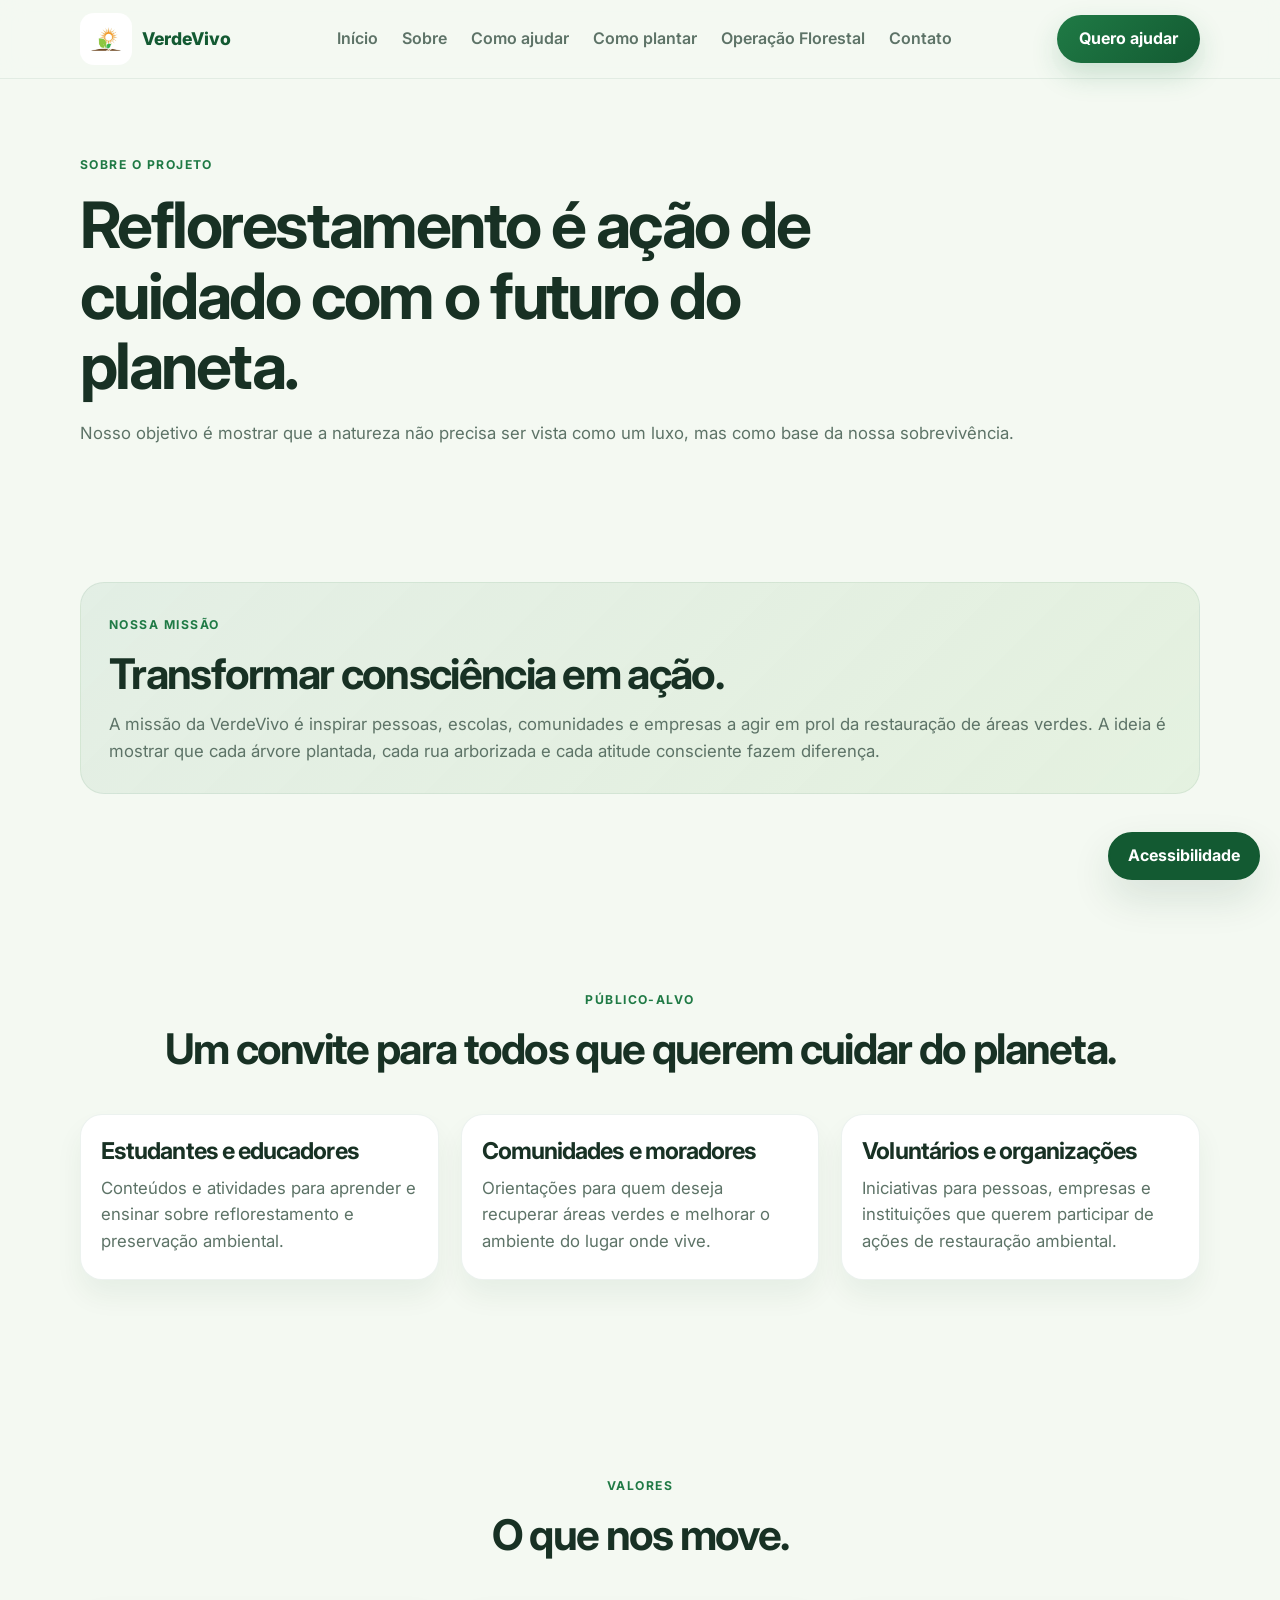
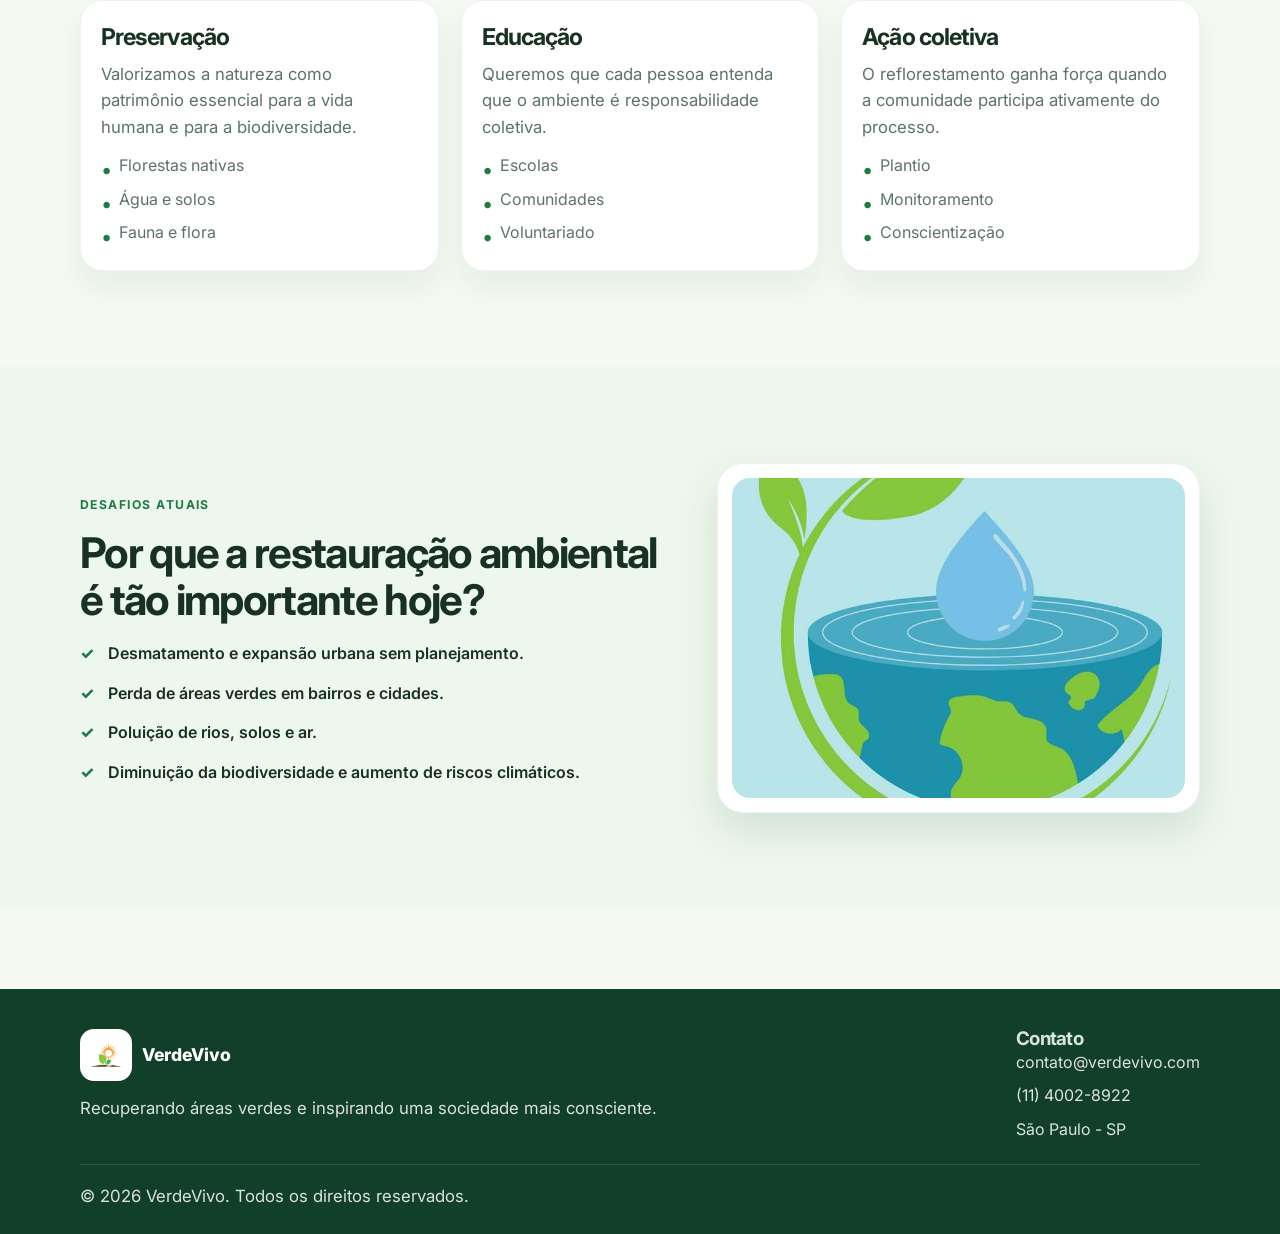
<file: kkkkkkkkkkkkkkk/sobre.html>
<!DOCTYPE html>
<html lang="pt-BR">
  <head>
    <meta charset="UTF-8" />
    <meta name="viewport" content="width=device-width, initial-scale=1.0" />
    <title>Sobre | VerdeVivo</title>
    <meta name="description" content="Saiba mais sobre o projeto VerdeVivo e a importância do reflorestamento." />
    <link rel="preconnect" href="https://fonts.googleapis.com" />
    <link rel="preconnect" href="https://fonts.gstatic.com" crossorigin />
    <link href="https://fonts.googleapis.com/css2?family=Inter:wght@400;500;600;700;800&display=swap" rel="stylesheet" />
    <link rel="stylesheet" href="styles.css" />
  </head>
  <body>
    <header class="site-header">
      <div class="container nav-wrapper">
        <div class="brand">
          <img src="Ecology logo template vector icon illustration.jpg" alt="Logo VerdeVivo" class="brand-image" />
          <span>VerdeVivo</span>
        </div>

        <nav class="main-nav" aria-label="Menu principal">
          <a href="index.html">Início</a>
          <a href="sobre.html">Sobre</a>
          <a href="como-ajudar.html">Como ajudar</a>
          <a href="como-plantar.html">Como plantar</a>
          <a href="jogo.html">Operação Florestal</a>
          <a href="contato.html">Contato</a>
        </nav>

        <a class="btn btn-primary" href="como-ajudar.html">Quero ajudar</a>
      </div>
    </header>

    <main class="content-page">
      <section class="page-hero">
        <div class="container">
          <span class="eyebrow">Sobre o projeto</span>
          <h1>Reflorestamento é ação de cuidado com o futuro do planeta.</h1>
          <p>Nosso objetivo é mostrar que a natureza não precisa ser vista como um luxo, mas como base da nossa sobrevivência.</p>
        </div>
      </section>

      <section class="section">
        <div class="container mission-panel">
          <span class="eyebrow">Nossa missão</span>
          <h2>Transformar consciência em ação.</h2>
          <p>
            A missão da VerdeVivo é inspirar pessoas, escolas, comunidades e empresas a agir em prol da restauração de áreas verdes. A ideia é mostrar que cada árvore plantada, cada rua arborizada e cada atitude consciente fazem diferença.
          </p>
        </div>
      </section>

      <section class="section">
        <div class="container">
          <div class="section-heading">
            <span class="eyebrow">Público-alvo</span>
            <h2>Um convite para todos que querem cuidar do planeta.</h2>
          </div>

          <div class="feature-grid">
            <article class="feature-card">
              <h3>Estudantes e educadores</h3>
              <p>Conteúdos e atividades para aprender e ensinar sobre reflorestamento e preservação ambiental.</p>
            </article>

            <article class="feature-card">
              <h3>Comunidades e moradores</h3>
              <p>Orientações para quem deseja recuperar áreas verdes e melhorar o ambiente do lugar onde vive.</p>
            </article>

            <article class="feature-card">
              <h3>Voluntários e organizações</h3>
              <p>Iniciativas para pessoas, empresas e instituições que querem participar de ações de restauração ambiental.</p>
            </article>
          </div>
        </div>
      </section>

      <section class="section">
        <div class="container">
          <div class="section-heading">
            <span class="eyebrow">Valores</span>
            <h2>O que nos move.</h2>
          </div>

          <div class="feature-grid">
            <article class="feature-card">
              <h3>Preservação</h3>
              <p>Valorizamos a natureza como patrimônio essencial para a vida humana e para a biodiversidade.</p>
              <ul>
                <li>Florestas nativas</li>
                <li>Água e solos</li>
                <li>Fauna e flora</li>
              </ul>
            </article>

            <article class="feature-card">
              <h3>Educação</h3>
              <p>Queremos que cada pessoa entenda que o ambiente é responsabilidade coletiva.</p>
              <ul>
                <li>Escolas</li>
                <li>Comunidades</li>
                <li>Voluntariado</li>
              </ul>
            </article>

            <article class="feature-card">
              <h3>Ação coletiva</h3>
              <p>O reflorestamento ganha força quando a comunidade participa ativamente do processo.</p>
              <ul>
                <li>Plantio</li>
                <li>Monitoramento</li>
                <li>Conscientização</li>
              </ul>
            </article>
          </div>
        </div>
      </section>

      <section class="section page-section light">
        <div class="container two-column">
          <div>
            <span class="eyebrow">Desafios atuais</span>
            <h2>Por que a restauração ambiental é tão importante hoje?</h2>
            <ul class="check-list">
              <li>Desmatamento e expansão urbana sem planejamento.</li>
              <li>Perda de áreas verdes em bairros e cidades.</li>
              <li>Poluição de rios, solos e ar.</li>
              <li>Diminuição da biodiversidade e aumento de riscos climáticos.</li>
            </ul>
          </div>

          <div class="info-visual-card">
            <img src="download (3).jpg" alt="Natureza e sustentabilidade" />
          </div>
        </div>
      </section>
    </main>

    <footer class="site-footer">
      <div class="container footer-grid">
        <div>
          <div class="brand footer-brand">
            <img src="Ecology logo template vector icon illustration.jpg" alt="VerdeVivo" class="brand-image" />
            <span>VerdeVivo</span>
          </div>
          <p>Recuperando áreas verdes e inspirando uma sociedade mais consciente.</p>
        </div>

        <div>
          <h3>Contato</h3>
          <ul>
            <li>contato@verdevivo.com</li>
            <li>(11) 4002-8922</li>
            <li>São Paulo - SP</li>
          </ul>
        </div>
      </div>
      <div class="container footer-bottom">
        <p>© <span id="year"></span> VerdeVivo. Todos os direitos reservados.</p>
      </div>
    </footer>

    <script src="site.js"></script>
  </body>
</html>
</file>
<file: kkkkkkkkkkkkkkk/styles.css>
:root {
  --bg: #f4f9f2;
  --surface: #ffffff;
  --surface-alt: #edf6ea;
  --primary: #1f7a45;
  --primary-dark: #135a32;
  --accent: #90c97d;
  --secondary: #e7f3db;
  --text: #183124;
  --muted: #5d7367;
  --shadow: 0 18px 40px rgba(17, 65, 40, 0.12);
}

* {
  box-sizing: border-box;
  margin: 0;
  padding: 0;
}

html {
  scroll-behavior: smooth;
}

html.large-text {
  font-size: 112.5%;
}

body {
  font-family: "Inter", sans-serif;
  background: var(--bg);
  color: var(--text);
  line-height: 1.6;
}

a {
  color: inherit;
  text-decoration: none;
}

img {
  max-width: 100%;
  display: block;
}

button,
input,
textarea {
  font: inherit;
}

.container {
  width: min(1120px, calc(100% - 32px));
  margin: 0 auto;
}

.section,
.page-section {
  padding: 96px 0;
}

.eyebrow {
  display: inline-block;
  margin-bottom: 16px;
  color: var(--primary);
  font-size: 0.76rem;
  font-weight: 700;
  letter-spacing: 0.12em;
  text-transform: uppercase;
}

h1,
h2,
h3 {
  line-height: 1.1;
  letter-spacing: -0.04em;
}

h1 {
  font-size: clamp(2.6rem, 5vw, 4.5rem);
  max-width: 620px;
  margin-bottom: 18px;
}

h2 {
  font-size: clamp(2rem, 3.3vw, 3rem);
  margin-bottom: 14px;
}

p {
  color: var(--muted);
  font-size: 1.05rem;
}

.site-header {
  position: sticky;
  top: 0;
  z-index: 20;
  background: rgba(244, 249, 242, 0.92);
  backdrop-filter: blur(12px);
  border-bottom: 1px solid rgba(19, 90, 50, 0.08);
}

.nav-wrapper {
  display: flex;
  align-items: center;
  justify-content: space-between;
  min-height: 78px;
  gap: 16px;
}

.brand {
  display: inline-flex;
  align-items: center;
  gap: 10px;
  font-weight: 800;
  font-size: 1.1rem;
  color: var(--primary-dark);
}

.brand-image {
  width: 52px;
  height: 52px;
  object-fit: contain;
  display: block;
  border-radius: 14px;
  background: transparent;
}

.main-nav {
  display: flex;
  align-items: center;
  gap: 24px;
  color: var(--muted);
  font-weight: 600;
}

.main-nav a {
  transition: color 0.2s ease;
}

.main-nav a:hover {
  color: var(--primary);
}

.btn {
  display: inline-flex;
  align-items: center;
  justify-content: center;
  min-height: 48px;
  padding: 0 22px;
  border: none;
  border-radius: 999px;
  font-weight: 700;
  cursor: pointer;
  transition: transform 0.2s ease, box-shadow 0.2s ease;
}

.btn:hover {
  transform: translateY(-1px);
}

.btn-primary {
  background: linear-gradient(135deg, var(--primary), var(--primary-dark));
  color: #fff;
  box-shadow: 0 12px 28px rgba(31, 122, 69, 0.2);
}

.btn-secondary {
  background: rgba(31, 122, 69, 0.08);
  color: var(--primary-dark);
}

.hero {
  padding: 72px 0 56px;
}

.hero-grid,
.two-column,
.contact-grid {
  display: grid;
  grid-template-columns: 1.1fr 0.9fr;
  gap: 46px;
  align-items: center;
}

.hero-copy p {
  max-width: 560px;
  font-size: 1.1rem;
  margin-bottom: 28px;
}

.cta-row {
  display: flex;
  align-items: center;
  gap: 16px;
  margin-bottom: 32px;
}

.hero-stats {
  list-style: none;
  display: grid;
  grid-template-columns: repeat(3, minmax(0, 1fr));
  gap: 18px;
  max-width: 620px;
}

.hero-stats li {
  padding: 18px 18px 14px;
  background: rgba(255, 255, 255, 0.7);
  border: 1px solid rgba(19, 90, 50, 0.08);
  border-radius: 18px;
  box-shadow: var(--shadow);
}

.hero-stats strong {
  display: block;
  font-size: 1.8rem;
  margin-bottom: 2px;
  color: var(--primary-dark);
}

.hero-stats span {
  color: var(--muted);
  font-size: 0.86rem;
}

.hero-visual {
  display: flex;
  justify-content: center;
  align-items: center;
}

.main-visual {
  width: min(100%, 500px);
  height: auto;
  object-fit: contain;
  display: block;
  filter: drop-shadow(0 20px 24px rgba(19, 90, 50, 0.12));
}

.about {
  background: linear-gradient(180deg, rgba(189, 226, 199, 0.15), rgba(255,255,255,0));
}

.section-heading {
  text-align: center;
  margin-bottom: 42px;
}

.section-heading.left {
  text-align: left;
}

.about-grid,
.action-grid,
.feature-grid,
.steps-grid,
.timeline {
  display: grid;
  gap: 22px;
}

.about-grid {
  grid-template-columns: repeat(3, minmax(0, 1fr));
}

.image-gallery {
  margin-top: 28px;
  display: grid;
  grid-template-columns: repeat(3, minmax(0, 1fr));
  gap: 20px;
}

.image-gallery img {
  width: 100%;
  height: 220px;
  object-fit: contain;
  border-radius: 22px;
  background: rgba(255, 255, 255, 0.6);
  padding: 12px;
  border: 1px solid rgba(26, 88, 51, 0.08);
  box-shadow: 0 12px 24px rgba(18, 69, 35, 0.08);
}

.info-card,
.action-card,
.feature-card,
.step-card,
.timeline-item,
.contact-card,
.contact-form {
  background: var(--surface);
  border: 1px solid rgba(19, 90, 50, 0.08);
  border-radius: 22px;
  box-shadow: 0 16px 28px rgba(18, 69, 35, 0.06);
}

.info-card,
.feature-card,
.step-card,
.timeline-item,
.contact-card,
.contact-form {
  padding: 24px 20px;
}

.info-card h3,
.feature-card h3,
.step-card h3 {
  margin-bottom: 10px;
  font-size: 1.45rem;
}

.icon {
  width: 62px;
  height: 62px;
  display: grid;
  place-items: center;
  font-size: 2rem;
  margin-bottom: 18px;
  border-radius: 18px;
  background: linear-gradient(135deg, rgba(144, 201, 125, 0.2), rgba(31,122,69,0.08));
}

.action-grid {
  grid-template-columns: repeat(4, minmax(0, 1fr));
}

.action-card {
  padding: 26px 20px 22px;
}

.action-card.large {
  grid-column: span 2;
  background: linear-gradient(135deg, #eaf8eb, #eef9f0);
}

.tag {
  display: inline-flex;
  align-items: center;
  justify-content: center;
  width: 38px;
  height: 38px;
  background: rgba(31, 122, 69, 0.12);
  color: var(--primary-dark);
  border-radius: 12px;
  font-weight: 800;
  margin-bottom: 16px;
}

.quote {
  padding-top: 0;
}

.quote-box {
  padding: 36px 24px;
  text-align: center;
  background: linear-gradient(135deg, rgba(31, 122, 69, 0.09), rgba(144, 201, 125, 0.2));
  border-radius: 24px;
  border: 1px solid rgba(19, 90, 50, 0.08);
}

.quote-box p {
  font-size: clamp(1.2rem, 2vw, 1.8rem);
  color: var(--primary-dark);
  font-weight: 600;
  max-width: 760px;
  margin: 0 auto;
}

.page-section.light {
  background: rgba(218, 240, 220, 0.26);
}

.check-list {
  list-style: none;
  display: grid;
  gap: 14px;
  margin-top: 18px;
}

.check-list li {
  position: relative;
  padding-left: 28px;
  color: var(--text);
  font-weight: 600;
}

.check-list li::before {
  content: "✓";
  position: absolute;
  left: 0;
  color: var(--primary);
  font-weight: 800;
}

.info-visual-card {
  background: var(--surface);
  border-radius: 26px;
  padding: 14px;
  border: 1px solid rgba(19, 90, 50, 0.08);
  box-shadow: var(--shadow);
}

.info-visual-card img {
  width: 100%;
  height: 320px;
  object-fit: cover;
  border-radius: 18px;
}

.steps-grid {
  grid-template-columns: repeat(4, minmax(0, 1fr));
}

.step-card span {
  display: inline-flex;
  width: 42px;
  height: 42px;
  align-items: center;
  justify-content: center;
  background: rgba(31, 122, 69, 0.12);
  border-radius: 12px;
  color: var(--primary-dark);
  font-weight: 800;
  margin-bottom: 16px;
}

.page-hero {
  padding: 72px 0 40px;
}

.page-hero h1 {
  max-width: 760px;
}

.content-page {
  padding-bottom: 80px;
}

.feature-grid {
  grid-template-columns: repeat(3, minmax(0, 1fr));
}

.feature-card ul {
  list-style: none;
  display: grid;
  gap: 8px;
  margin-top: 12px;
  color: var(--muted);
}

.text-link {
  display: inline-block;
  margin-top: 16px;
  color: var(--primary);
  font-weight: 700;
}

.text-link:hover {
  color: var(--primary-dark);
}

.feature-card li {
  position: relative;
  padding-left: 18px;
}

.feature-card li::before {
  content: "•";
  position: absolute;
  left: 0;
  color: var(--primary);
  font-size: 1.3rem;
}

.mission-panel {
  background: linear-gradient(135deg, rgba(31, 122, 69, 0.08), rgba(144, 201, 125, 0.15));
  border-radius: 24px;
  padding: 28px;
  border: 1px solid rgba(19, 90, 50, 0.08);
}

.mission-panel p {
  margin-top: 12px;
}

.timeline {
  grid-template-columns: repeat(3, minmax(0, 1fr));
}

.timeline-item strong {
  display: block;
  margin-bottom: 10px;
  color: var(--primary);
  font-size: 0.85rem;
  letter-spacing: 0.08em;
  text-transform: uppercase;
}

.contact-grid {
  grid-template-columns: 0.9fr 1.1fr;
}

.contact-card ul {
  list-style: none;
  display: grid;
  gap: 12px;
  margin-top: 18px;
  color: var(--muted);
}

.contact-form form {
  display: grid;
  gap: 14px;
}

.contact-form input,
.contact-form textarea {
  width: 100%;
  border: 1px solid rgba(19, 90, 50, 0.14);
  border-radius: 14px;
  padding: 14px 16px;
  background: #f7faf7;
  color: var(--text);
}

.contact-form textarea {
  min-height: 130px;
  resize: vertical;
}

.cta-panel {
  margin-top: 26px;
  padding: 28px 24px;
  background: linear-gradient(135deg, rgba(31, 122, 69, 0.1), rgba(144, 201, 125, 0.2));
  border: 1px solid rgba(19, 90, 50, 0.08);
  border-radius: 24px;
}

.reflection-panel {
  display: grid;
  grid-template-columns: 1fr 1fr;
  gap: 36px;
  align-items: center;
  padding: 36px;
  background: linear-gradient(135deg, #edf6ea, #f8fbf6);
  border: 1px solid rgba(19, 90, 50, 0.1);
  border-radius: 24px;
}

.reflection-copy h2 {
  margin-bottom: 16px;
}

.reflection-prompts {
  display: grid;
  gap: 10px;
  margin-top: 22px;
  padding-left: 20px;
  color: var(--primary-dark);
}

.reflection-form {
  display: grid;
  gap: 12px;
}

.reflection-form label {
  font-weight: 700;
  color: var(--primary-dark);
}

.reflection-form textarea {
  width: 100%;
  min-height: 180px;
  padding: 14px 16px;
  border: 1px solid rgba(19, 90, 50, 0.18);
  border-radius: 14px;
  background: var(--surface);
  color: var(--text);
  resize: vertical;
}

.reflection-form textarea:focus {
  outline: 3px solid rgba(31, 122, 69, 0.18);
  border-color: var(--primary);
}

.reflection-note,
.reflection-status {
  font-size: 0.9rem;
}

.reflection-actions {
  display: flex;
  flex-wrap: wrap;
  gap: 10px;
}

.reflection-status {
  min-height: 1.5em;
}

.accessibility-toggle {
  position: fixed;
  right: 20px;
  bottom: 20px;
  z-index: 25;
  min-height: 48px;
  padding: 0 18px;
  border: 2px solid var(--primary-dark);
  border-radius: 999px;
  background: var(--primary-dark);
  color: #fff;
  font-weight: 700;
  box-shadow: var(--shadow);
  cursor: pointer;
}

.accessibility-dialog {
  width: min(440px, calc(100vw - 32px));
  max-height: min(620px, calc(100dvh - 32px));
  margin: auto;
  padding: 26px;
  border: 1px solid rgba(19, 90, 50, 0.18);
  border-radius: 20px;
  background: var(--surface);
  color: var(--text);
  box-shadow: var(--shadow);
}

.accessibility-dialog::backdrop {
  background: rgba(10, 25, 16, 0.62);
}

.accessibility-header {
  display: flex;
  align-items: center;
  justify-content: space-between;
  gap: 16px;
  margin-bottom: 12px;
}

.accessibility-header h2 {
  margin: 0;
  font-size: 1.6rem;
}

.accessibility-close {
  width: 42px;
  height: 42px;
  border: 1px solid rgba(19, 90, 50, 0.2);
  border-radius: 50%;
  background: var(--surface-alt);
  color: var(--text);
  font-size: 1.5rem;
  cursor: pointer;
}

.accessibility-options {
  display: grid;
  gap: 10px;
  margin-top: 20px;
}

.accessibility-options button {
  min-height: 48px;
  padding: 10px 14px;
  border: 1px solid rgba(19, 90, 50, 0.18);
  border-radius: 12px;
  background: var(--surface-alt);
  color: var(--text);
  text-align: left;
  font-weight: 700;
  cursor: pointer;
}

.accessibility-options button[aria-pressed="true"] {
  border-color: var(--primary-dark);
  background: var(--secondary);
  box-shadow: inset 4px 0 var(--primary-dark);
}

.accessibility-options .accessibility-reset {
  background: transparent;
  color: var(--primary-dark);
  text-align: center;
}

.accessibility-status {
  min-height: 1.5em;
  margin-top: 12px;
  font-size: 0.9rem;
}

body.high-contrast {
  --bg: #000;
  --surface: #111;
  --surface-alt: #111;
  --primary: #ffeb3b;
  --primary-dark: #ffeb3b;
  --accent: #ffeb3b;
  --secondary: #222;
  --text: #fff;
  --muted: #f2f2f2;
  --shadow: 0 0 0 1px #fff;
  background: var(--bg);
  color: var(--text);
}

body.high-contrast .site-header,
body.high-contrast .page-section.light,
body.high-contrast .about,
body.high-contrast .hero-stats li,
body.high-contrast .info-card,
body.high-contrast .action-card,
body.high-contrast .feature-card,
body.high-contrast .step-card,
body.high-contrast .timeline-item,
body.high-contrast .contact-card,
body.high-contrast .contact-form,
body.high-contrast .info-visual-card,
body.high-contrast .mission-panel,
body.high-contrast .quote-box,
body.high-contrast .cta-panel,
body.high-contrast .reflection-panel,
body.high-contrast .accessibility-dialog {
  border-color: #fff;
  background: #111;
  color: #fff;
}

body.high-contrast .site-header {
  backdrop-filter: none;
}

body.high-contrast .site-footer {
  background: #000;
  border-top: 1px solid #fff;
}

body.high-contrast .site-footer p,
body.high-contrast .site-footer li,
body.high-contrast .site-footer h3,
body.high-contrast .site-footer .brand {
  color: #fff;
}

body.high-contrast .btn-primary,
body.high-contrast .accessibility-toggle {
  border: 2px solid #ffeb3b;
  background: #ffeb3b;
  color: #000;
}

body.high-contrast .btn-secondary,
body.high-contrast .accessibility-options button,
body.high-contrast .accessibility-close {
  border: 1px solid #fff;
  background: #000;
  color: #fff;
}

body.high-contrast .accessibility-options button[aria-pressed="true"] {
  border-color: #ffeb3b;
  box-shadow: inset 4px 0 #ffeb3b;
}

body.high-contrast .accessibility-options .accessibility-reset,
body.high-contrast .text-link,
body.high-contrast .main-nav a:hover {
  color: #ffeb3b;
}

body.high-contrast input,
body.high-contrast textarea {
  border-color: #fff;
  background: #000;
  color: #fff;
}

body.high-contrast :focus-visible {
  outline: 3px solid #ffeb3b;
  outline-offset: 3px;
}

body.reduced-motion *,
body.reduced-motion *::before,
body.reduced-motion *::after {
  scroll-behavior: auto !important;
  animation-duration: 0.01ms !important;
  animation-iteration-count: 1 !important;
  transition-duration: 0.01ms !important;
}

.site-footer {
  padding: 40px 0 24px;
  background: #123f2a;
  color: rgba(255,255,255,0.9);
}

.footer-grid {
  display: flex;
  justify-content: space-between;
  gap: 26px;
  flex-wrap: wrap;
}

.footer-brand {
  color: #fff;
  margin-bottom: 14px;
}

.site-footer p,
.site-footer li,
.site-footer h3 {
  color: rgba(255,255,255,0.85);
}

.site-footer ul {
  list-style: none;
  display: grid;
  gap: 8px;
}

.footer-bottom {
  margin-top: 22px;
  padding-top: 18px;
  border-top: 1px solid rgba(255, 255, 255, 0.12);
}

@media (max-width: 900px) {
  .hero-grid,
  .two-column,
  .contact-grid,
  .about-grid,
  .action-grid,
  .feature-grid,
  .steps-grid,
  .timeline,
  .image-gallery,
  .reflection-panel {
    grid-template-columns: 1fr;
  }

  .reflection-panel {
    padding: 28px 22px;
  }

  .action-card.large {
    grid-column: auto;
  }

  .main-nav {
    display: none;
  }
}

@media (max-width: 560px) {
  .section,
  .page-section {
    padding: 76px 0;
  }

  .hero {
    padding-top: 56px;
  }

  .cta-row {
    flex-direction: column;
    align-items: stretch;
  }

  .hero-stats {
    grid-template-columns: 1fr;
  }

  .accessibility-toggle {
    right: 12px;
    bottom: 12px;
  }
}

:focus-visible {
  outline: 3px solid var(--primary-dark);
  outline-offset: 3px;
}
</file>
<file: kkkkkkkkkkkkkkk/style.css>
:root {
  color-scheme: light;
  font-family: "Courier New", monospace;
  color: #233a27;
  font-size: 16px;
  --green: #376e3d;
  --green-dark: #244e2c;
  --focus: #7b43a8;
}

* { box-sizing: border-box; }
img { image-rendering: pixelated; }

html, body {
  width: 100%;
  height: 100%;
  margin: 0;
  overflow: hidden;
}

body { background: #87ae60; }

button {
  min-height: 46px;
  padding: 0.65rem 0.9rem;
  border: 2px solid var(--green-dark);
  border-radius: 3px;
  background: var(--green);
  color: #fff;
  font: inherit;
  font-weight: 700;
  cursor: pointer;
  touch-action: manipulation;
}

button:hover { background: var(--green-dark); }
button:disabled { opacity: 0.55; cursor: not-allowed; }

:focus-visible {
  outline: 4px solid var(--focus);
  outline-offset: 3px;
}

.game-screen {
  position: fixed;
  inset: 0;
  overflow: hidden;
  background: #80563b;
}

.world-viewport {
  position: absolute;
  inset: 0;
  overflow: hidden;
  touch-action: manipulation;
  background-color: #80563b;
  background-image:
    linear-gradient(90deg, #8b6040 50%, transparent 50%),
    linear-gradient(#8b6040 50%, transparent 50%),
    linear-gradient(90deg, transparent 50%, #70492f 50%),
    linear-gradient(transparent 50%, #70492f 50%);
  background-size: 32px 32px, 32px 32px, 64px 64px, 64px 64px;
}

.world-viewport.night-mode::after {
  position: absolute;
  z-index: 2;
  inset: 0;
  background: #101b4f70;
  content: "";
  pointer-events: none;
}

.world-scene, .hud, .settings-toggle, .game-notice {
  transition: filter 300ms steps(6, end);
}

.world-viewport.night-mode ~ .hud {
  filter: brightness(0.82);
}

.world-scene {
  position: absolute;
  top: 0;
  left: 0;
  width: 1200px;
  height: 800px;
  overflow: visible;
  transform-origin: 0 0;
  background-color: #80563b;
  background-image:
    linear-gradient(90deg, #8b6040 50%, transparent 50%),
    linear-gradient(#8b6040 50%, transparent 50%),
    linear-gradient(90deg, transparent 50%, #70492f 50%),
    linear-gradient(transparent 50%, #70492f 50%);
  background-size: 32px 32px, 32px 32px, 64px 64px, 64px 64px;
}

.dead-tree-object, .dead-tree-sprite, .tower-object, .tower-sprite, .pond,
.player-object, .plant-object, .player-model, .watering-can, .plant-tree-image,
.bandit-object, .crowbar {
  position: absolute;
  pointer-events: none;
  user-select: none;
  image-rendering: pixelated;
}

.dead-tree-object {
  left: 0;
  top: 0;
  width: 0;
  height: 0;
  --growth-scale: 0.25;
}

.dead-tree-sprite {
  left: -50px;
  bottom: 0;
  width: 100px;
  height: 145px;
  object-fit: contain;
  object-position: center bottom;
  image-rendering: pixelated;
  transform: none;
  transform-origin: center bottom;
  filter: drop-shadow(3px 4px 0 #34462d44);
  transition: transform 140ms steps(3, end);
}

.dead-tree-object.is-growing .dead-tree-sprite {
  transform: scale(var(--growth-scale));
}

.fallen-tree .dead-tree-sprite {
  left: -72px;
  width: 144px;
  height: 86px;
}

.fallen-tree.is-growing .dead-tree-sprite {
  left: -50px;
  width: 100px;
  height: 145px;
}

.dead-tree-object .regrowth-patch {
  left: -32px;
  top: -13px;
  width: 64px;
  height: 30px;
}

.dead-tree-object.is-regrown .regrowth-patch { opacity: 1; }

.dead-tree-object .regrowth-patch::before,
.dead-tree-object .regrowth-patch::after {
  position: absolute;
  bottom: 8px;
  width: 20px;
  height: 24px;
  background-color: #5c813d;
  background-image:
    linear-gradient(90deg, #84a84b 50%, transparent 50%),
    linear-gradient(#84a84b 50%, transparent 50%);
  background-size: 8px 8px;
  content: "";
  opacity: 0;
}

.dead-tree-object .regrowth-patch::before { left: 12px; }
.dead-tree-object .regrowth-patch::after { right: 10px; height: 18px; }

.dead-tree-object.is-regrown .regrowth-patch::before,
.dead-tree-object.is-regrown .regrowth-patch::after { opacity: 1; }

.tower-object {
  left: 0;
  top: 0;
  width: 0;
  height: 0;
}

.tower-sprite {
  left: -66px;
  bottom: 0;
  width: 132px;
  height: 200px;
  object-fit: contain;
  object-position: center bottom;
  image-rendering: pixelated;
  filter: drop-shadow(4px 5px 0 #34271e66);
}

.pond {
  left: 850px;
  top: 95px;
  width: 225px;
  height: 190px;
  object-fit: contain;
  filter: drop-shadow(0 6px 0 #34462d44);
}

.player-object, .plant-object {
  left: 0;
  top: 0;
  width: 0;
  height: 0;
}

.player-hitbox {
  position: absolute;
  left: -9px;
  top: -7px;
  width: 18px;
  height: 14px;
  opacity: 0;
  pointer-events: none;
}

.player-model {
  left: -24px;
  top: -50px;
  width: 48px;
  height: 56px;
  object-fit: contain;
  filter: drop-shadow(2px 2px 0 #34462d66);
}

.watering-can {
  z-index: 2;
  display: none;
  left: 13px;
  top: -43px;
  width: 32px;
  height: 32px;
  object-fit: contain;
}

.player-object.is-watering .watering-can { display: block; }

.crowbar {
  display: none;
  left: 18px;
  top: -48px;
  width: 48px;
  height: 32px;
  object-fit: contain;
  transform: rotate(-35deg);
  transform-origin: 20% 80%;
  image-rendering: pixelated;
  filter: drop-shadow(2px 2px 0 #21192399);
}

.player-object.is-swinging .crowbar {
  display: block;
  animation: crowbar-swing 180ms steps(2, end) 2 alternate;
}

.bandit-object {
  left: -23px;
  top: -64px;
  width: 46px;
  height: 64px;
  filter: drop-shadow(2px 3px 0 #21192399);
  image-rendering: pixelated;
}

.bandit-sprite {
  width: 100%;
  height: 100%;
  object-fit: contain;
  image-rendering: pixelated;
}

.bandit-health {
  position: absolute;
  top: -10px;
  left: 3px;
  width: 40px;
  height: 6px;
  overflow: hidden;
  border: 1px solid #251c17;
  background: #e8e1d3;
}

.bandit-health[hidden] { display: none; }

.bandit-health-fill {
  display: block;
  width: 100%;
  height: 100%;
  background: #b52e2e;
  transition: width 120ms linear;
}

.bandit-object.is-defeated .bandit-sprite {
  opacity: 0.72;
  transform: rotate(90deg) scale(0.9);
  transform-origin: center;
}

.forest-progress {
  flex: 0 1 380px;
  width: min(380px, calc(100vw - 90px));
  padding: 7px 11px 6px;
  border: 1px solid #ffffffd9;
  border-radius: 3px;
  background: #fffef2ed;
  color: #25432b;
  box-shadow: 3px 3px 0 #29422555;
}

.forest-progress-label {
  display: flex;
  justify-content: space-between;
  gap: 8px;
  font-size: 0.8rem;
  font-weight: 800;
}

.forest-progress progress {
  display: block;
  width: 100%;
  height: 12px;
  margin-top: 4px;
  accent-color: #376e3d;
}

.settings-help {
  margin: 0 0 0.6rem;
  font-size: 0.9rem;
}

.victory-dialog h1 {
  margin: 0 0 0.75rem;
  font-size: 1.65rem;
}

.victory-dialog p {
  margin-bottom: 1rem;
}

@keyframes crowbar-swing {
  from { transform: rotate(-50deg); }
  to { transform: rotate(65deg); }
}

.plant-shadow {
  position: absolute;
  left: -20px;
  top: -8px;
  width: 40px;
  height: 17px;
  border-radius: 50%;
  background: #34462d55;
}

.regrowth-patch {
  position: absolute;
  z-index: 0;
  left: -35px;
  top: -17px;
  width: 70px;
  height: 38px;
  opacity: 0;
  background-color: #78a849;
  background-image:
    linear-gradient(90deg, #92bd5b 50%, transparent 50%),
    linear-gradient(#92bd5b 50%, transparent 50%);
  background-size: 12px 12px;
  box-shadow: -8px 8px 0 #709b43, 8px -5px 0 #709b43;
  transition: opacity 180ms steps(3, end);
}

.plant-object.is-regrown .regrowth-patch { opacity: 1; }

.grass-regrowth {
  position: absolute;
  left: 0;
  top: 0;
  width: 0;
  height: 0;
  pointer-events: none;
}

.grass-regrowth::before {
  position: absolute;
  left: -25px;
  top: -10px;
  width: 50px;
  height: 24px;
  background-color: #698b40;
  background-image:
    linear-gradient(90deg, #93b951 50%, transparent 50%),
    linear-gradient(#93b951 50%, transparent 50%);
  background-size: 10px 10px;
  box-shadow: -5px 5px 0 #587b37, 5px -5px 0 #587b37;
  content: "";
  opacity: var(--grass-growth, 0);
}

.grass-regrowth img {
  position: absolute;
  width: 26px;
  height: 20px;
  object-fit: contain;
  image-rendering: pixelated;
}

.plant-seed {
  position: absolute;
  z-index: 2;
  left: -5px;
  top: -6px;
  width: 10px;
  height: 7px;
  border: 2px solid #684329;
  background: #ac7a4d;
}

.plant-tree-image {
  left: -28px;
  top: -68px;
  width: 56px;
  height: 72px;
  object-fit: contain;
  object-position: center bottom;
  filter: drop-shadow(2px 3px 1px #34462d66);
  visibility: hidden;
  transform: scale(var(--growth-scale, 0.25));
  transform-origin: center bottom;
  transition: transform 140ms steps(3, end);
}

.plant-object.is-regrown .plant-tree-image { visibility: visible; }

.plant-object.is-growing .plant-tree-image {
  visibility: visible;
  transform: scale(var(--growth-scale, 0.05));
}

.plant-object .plant-fruit { visibility: hidden; }
.plant-object.is-mature .plant-fruit { visibility: visible; }

.plant-flower {
  position: absolute;
  left: -15px;
  top: -32px;
  font-size: 31px;
  line-height: 1;
  visibility: hidden;
}

.plant-object.is-regrown .plant-flower { visibility: visible; }

.plant-fruit {
  position: absolute;
  left: 8px;
  top: -48px;
  font-size: 16px;
  visibility: hidden;
}

.plant-object.is-mature .plant-fruit { visibility: visible; }

.plant-label {
  position: absolute;
  z-index: 3;
  left: -46px;
  top: -80px;
  width: 92px;
  padding: 3px 4px;
  border: 1px solid #547343;
  border-radius: 7px;
  background: #fffff0e8;
  color: #173a24;
  font: bold 10px "Courier New", monospace;
  text-align: center;
  box-shadow: 2px 2px 0 #34462d33;
}

.hud {
  position: absolute;
  z-index: 5;
  top: max(14px, env(safe-area-inset-top));
  left: max(14px, env(safe-area-inset-left));
  display: flex;
  flex-wrap: wrap;
  gap: 8px;
  max-width: calc(100vw - 90px);
}

.resource {
  min-width: 78px;
  padding: 9px 13px;
  border: 1px solid #ffffffd9;
  border-radius: 3px;
  background: #fffef2ed;
  color: #25432b;
  font-weight: 800;
  text-align: center;
  box-shadow: 3px 3px 0 #29422555;
}

.day-night {
  min-width: 128px;
  text-align: center;
}

.settings-toggle, .icon-button {
  display: grid;
  place-items: center;
  width: 52px;
  height: 52px;
  min-height: 52px;
  padding: 0;
  border: 1px solid #ffffffd9;
  border-radius: 3px;
  background: #fffef2;
  color: #25432b;
  font-size: 26px;
  box-shadow: 3px 3px 0 #29422555;
}

.settings-toggle {
  position: absolute;
  z-index: 6;
  top: max(14px, env(safe-area-inset-top));
  right: max(14px, env(safe-area-inset-right));
}

.game-notice {
  position: absolute;
  z-index: 5;
  bottom: max(14px, env(safe-area-inset-bottom));
  left: 50%;
  width: max-content;
  max-width: min(90vw, 600px);
  margin: 0;
  padding: 9px 16px;
  border: 1px solid #ffffffd9;
  border-radius: 3px;
  background: #fffef2ed;
  color: #25432b;
  text-align: center;
  transform: translateX(-50%);
  box-shadow: 3px 3px 0 #29422555;
}

.game-notice:empty { display: none; }

.settings-dialog {
  position: fixed;
  z-index: 10;
  inset: 50% auto auto 50%;
  width: min(560px, calc(100vw - 24px));
  max-height: min(88dvh, 760px);
  margin: 0;
  padding: 1rem;
  overflow: auto;
  border: 2px solid #d5e0c9;
  border-radius: 4px;
  background: #fffef8;
  color: #20352a;
  box-shadow: 8px 8px 0 #11241766;
  transform: translate(-50%, -50%);
}

.settings-dialog::backdrop {
  background: #14251b99;
}

.tutorial-dialog {
  width: min(620px, calc(100vw - 24px));
}

.tutorial-intro {
  margin: 0.8rem 0;
}

.tutorial-list {
  display: grid;
  gap: 0.55rem;
  margin: 0 0 1rem;
  padding-left: 1.4rem;
}

.tutorial-actions {
  display: flex;
  flex-wrap: wrap;
  justify-content: flex-end;
  gap: 0.5rem;
}

.secondary-button {
  background: #fff;
  color: #1d442d;
}

.settings-header {
  display: flex;
  align-items: center;
  justify-content: space-between;
  gap: 1rem;
}

.settings-header h1 { margin: 0; font-size: 1.5rem; }
.icon-button { flex: 0 0 48px; width: 48px; height: 48px; min-height: 48px; font-size: 22px; }

.settings-section {
  padding: 0.8rem 0;
  border-top: 1px solid #dce5d4;
}

.settings-section h2 {
  margin: 0 0 0.6rem;
  font-size: 1.05rem;
}

.settings-actions {
  display: flex;
  flex-wrap: wrap;
  gap: 0.5rem;
}

.settings-actions button,
.settings-link { flex: 1 1 190px; }

.settings-link {
  display: inline-flex;
  align-items: center;
  justify-content: center;
  min-height: 46px;
  padding: 0.65rem 0.9rem;
  border: 2px solid var(--green-dark);
  border-radius: 3px;
  background: var(--green);
  color: #fff;
  font-weight: 700;
  text-align: center;
  text-decoration: none;
}

.settings-link:hover { background: var(--green-dark); }

.key-bindings {
  display: grid;
  grid-template-columns: repeat(auto-fit, minmax(210px, 1fr));
  gap: 0.5rem;
}

.key-binding-row {
  display: flex;
  align-items: center;
  justify-content: space-between;
  gap: 0.5rem;
  padding: 0.4rem 0.55rem;
  border-radius: 3px;
  background: #eff4e8;
}

.key-binding-row button {
  min-width: 112px;
  min-height: 40px;
  padding: 0.35rem 0.5rem;
  background: #fff;
  color: #1d442d;
}

.sr-only {
  position: absolute;
  width: 1px;
  height: 1px;
  padding: 0;
  margin: -1px;
  overflow: hidden;
  clip: rect(0, 0, 0, 0);
  white-space: nowrap;
  border: 0;
}

body.large-text { font-size: 1.2rem; }

body.high-contrast .resource,
body.high-contrast .game-notice,
body.high-contrast .forest-progress,
body.high-contrast .settings-dialog,
body.high-contrast .key-binding-row {
  background-color: #fff;
  color: #000;
  border-color: #000;
}

body.high-contrast .settings-toggle,
body.high-contrast .icon-button {
  border-color: #000;
  background: #ff0;
  color: #000;
}

body.calm-mode .world-scene {
  background-color: #80563b;
  background-image: none;
}
body.calm-mode .dead-tree-sprite,
body.calm-mode .player-model,
body.calm-mode .plant-tree-image { filter: none; }

@media (max-width: 520px) {
  .resource { min-width: 66px; padding: 8px 10px; }
  .settings-dialog { padding: 0.8rem; }
}

@media (prefers-reduced-motion: reduce) {
  .regrowth-patch, .dead-tree-sprite, .plant-tree-image { transition: none; }
  *, *::before, *::after {
    scroll-behavior: auto !important;
    animation-duration: 0.01ms !important;
    transition-duration: 0.01ms !important;
  }
}
</file>
